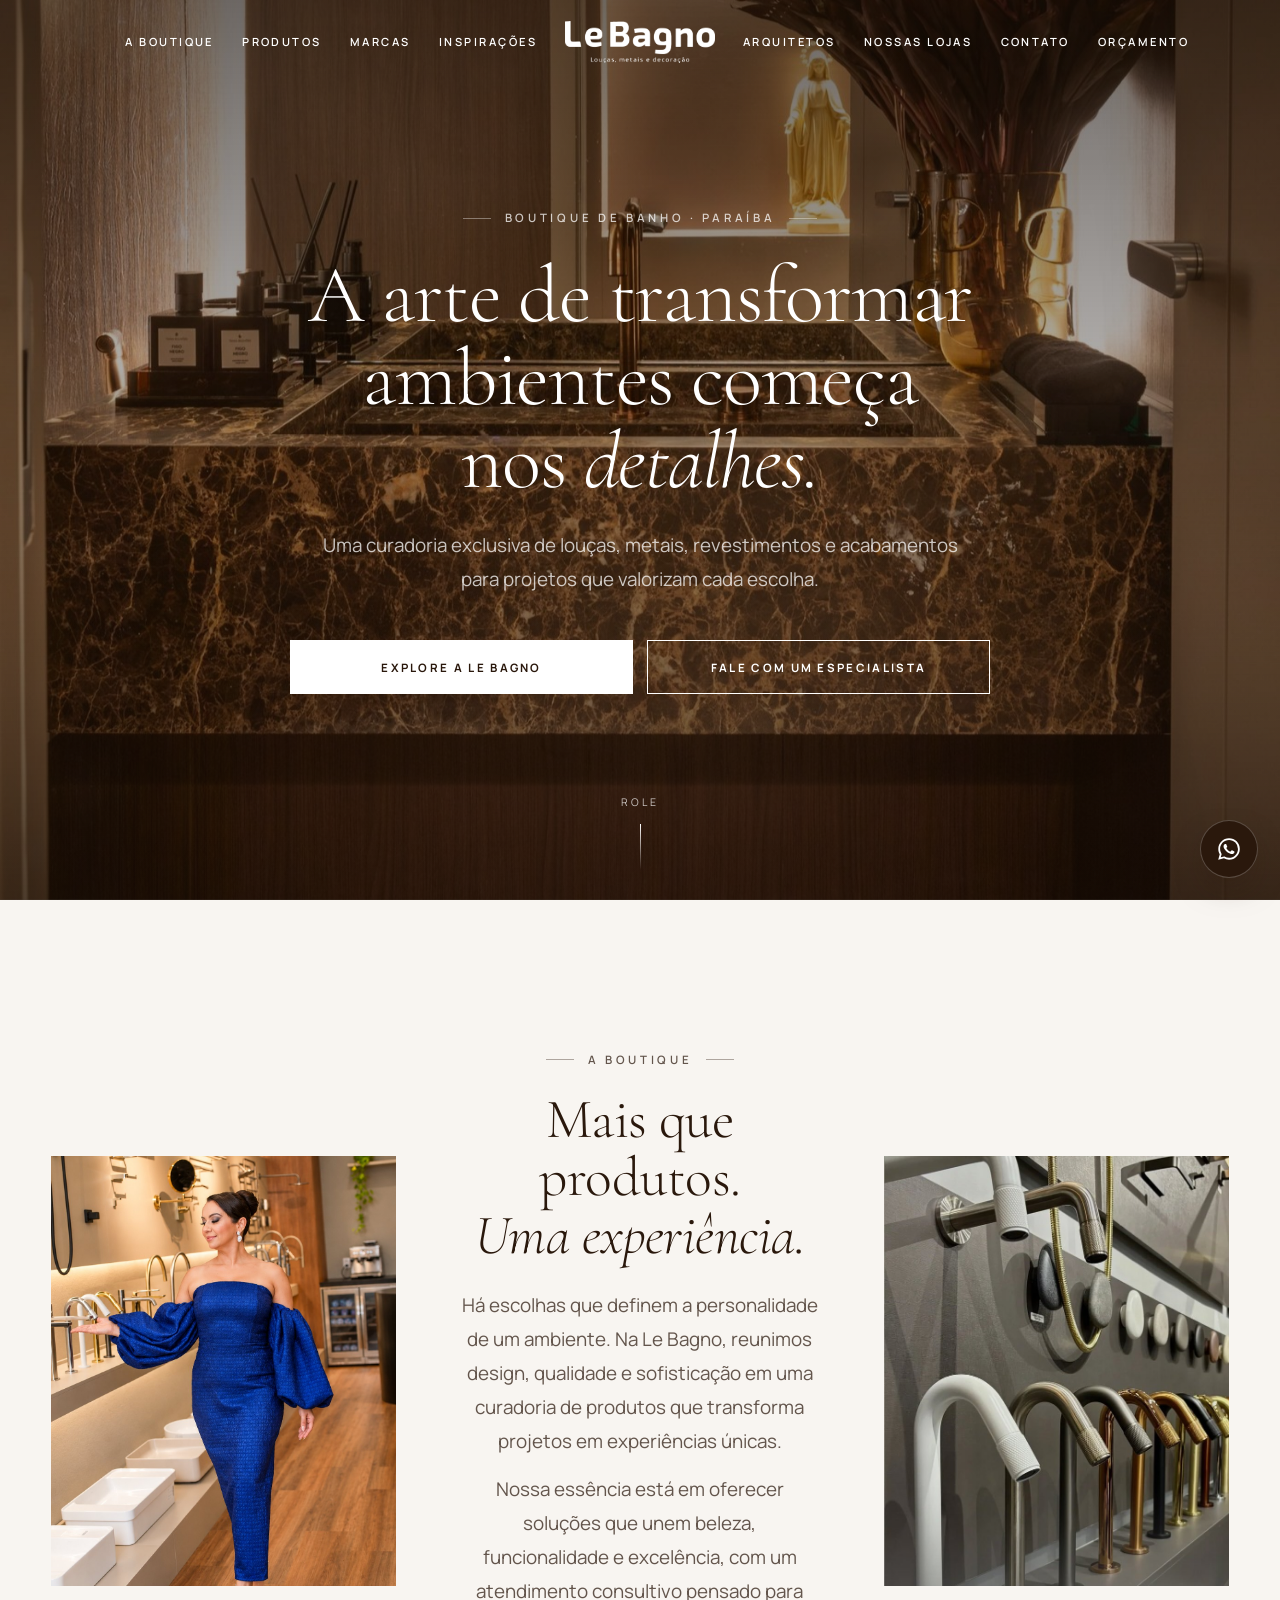
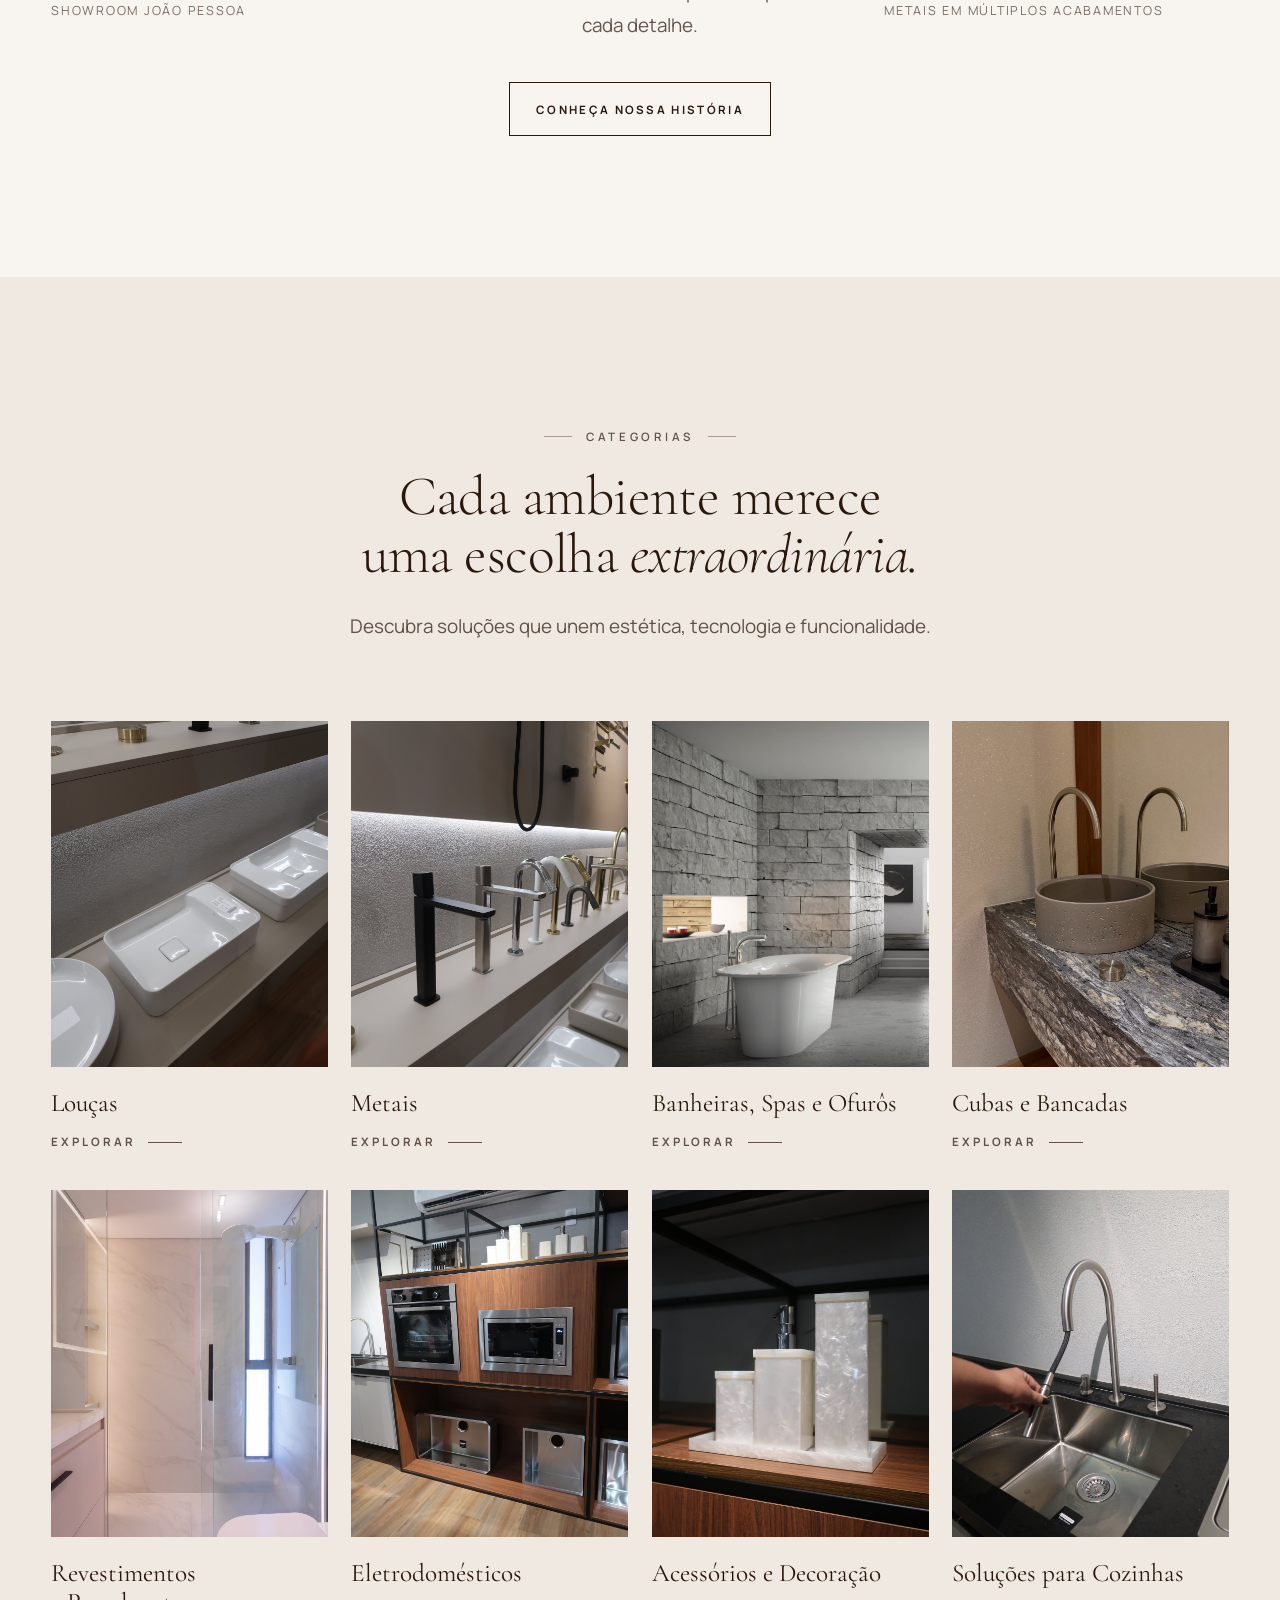
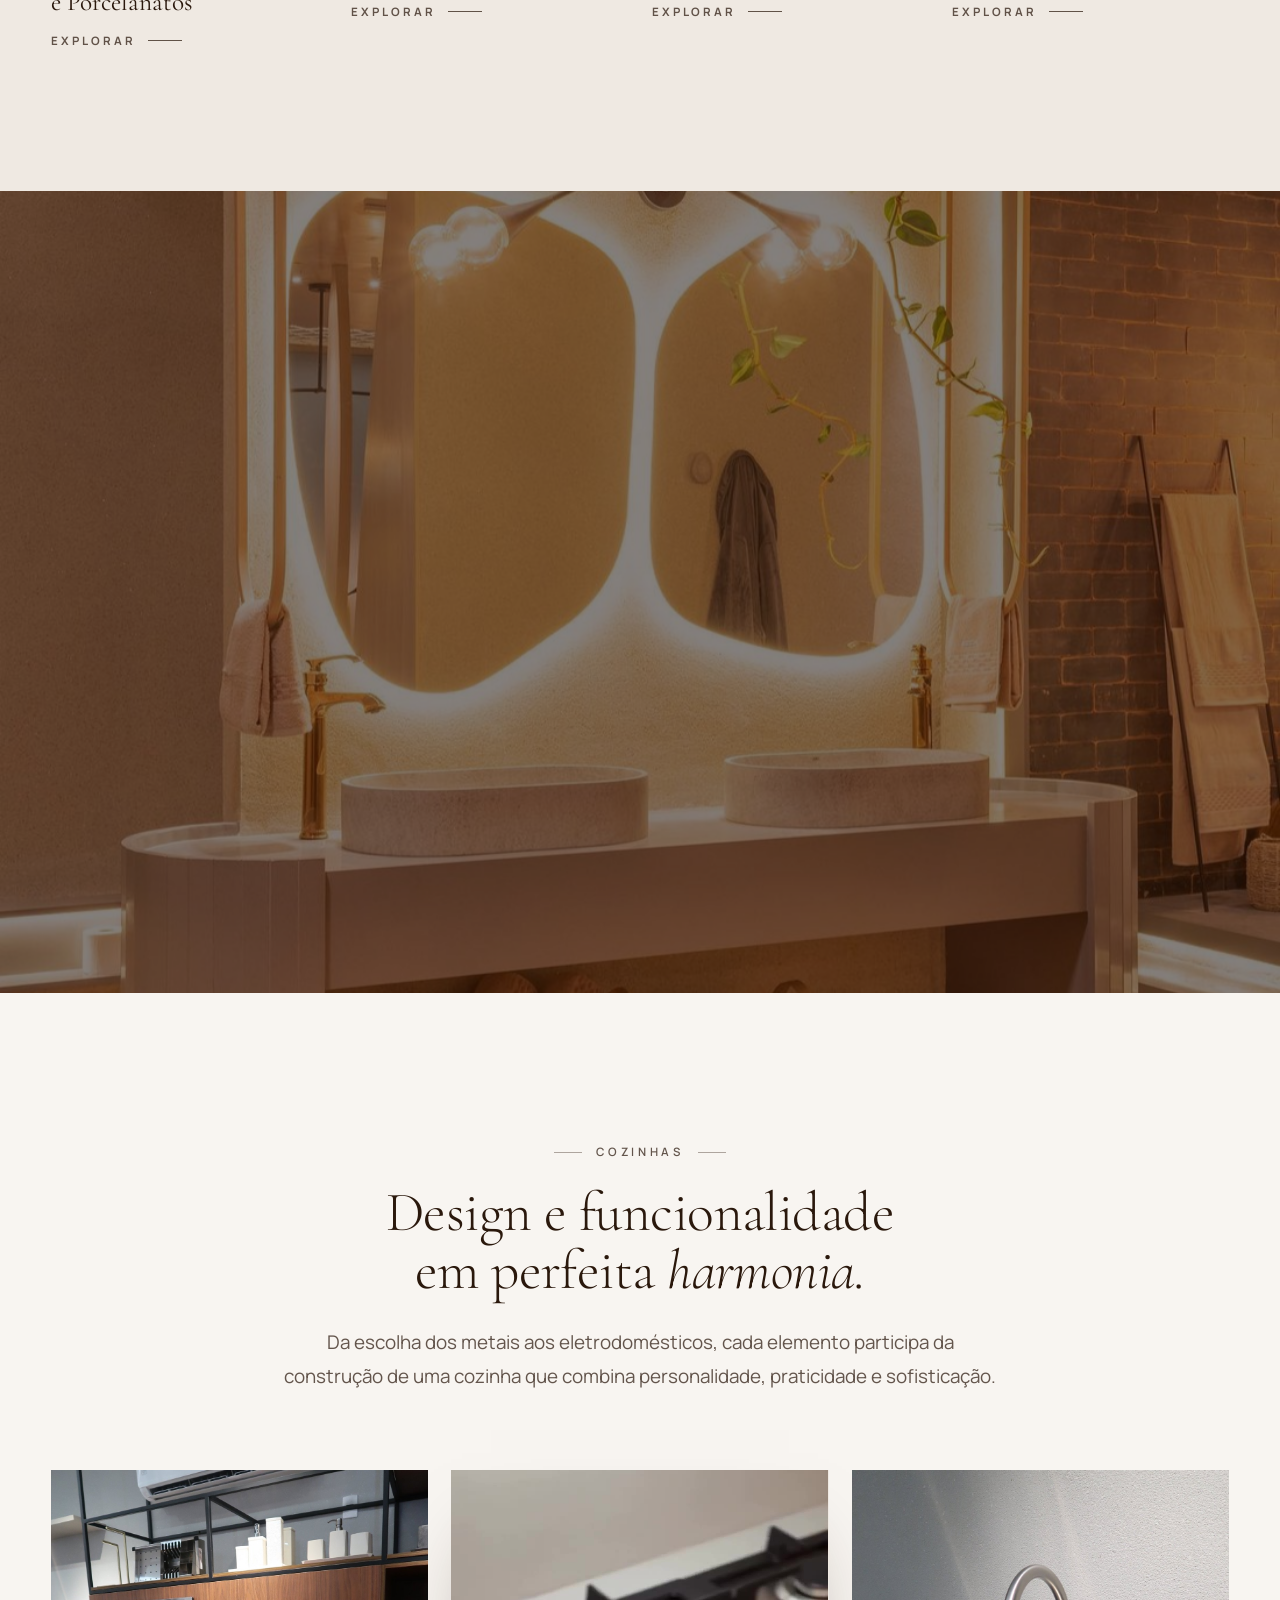
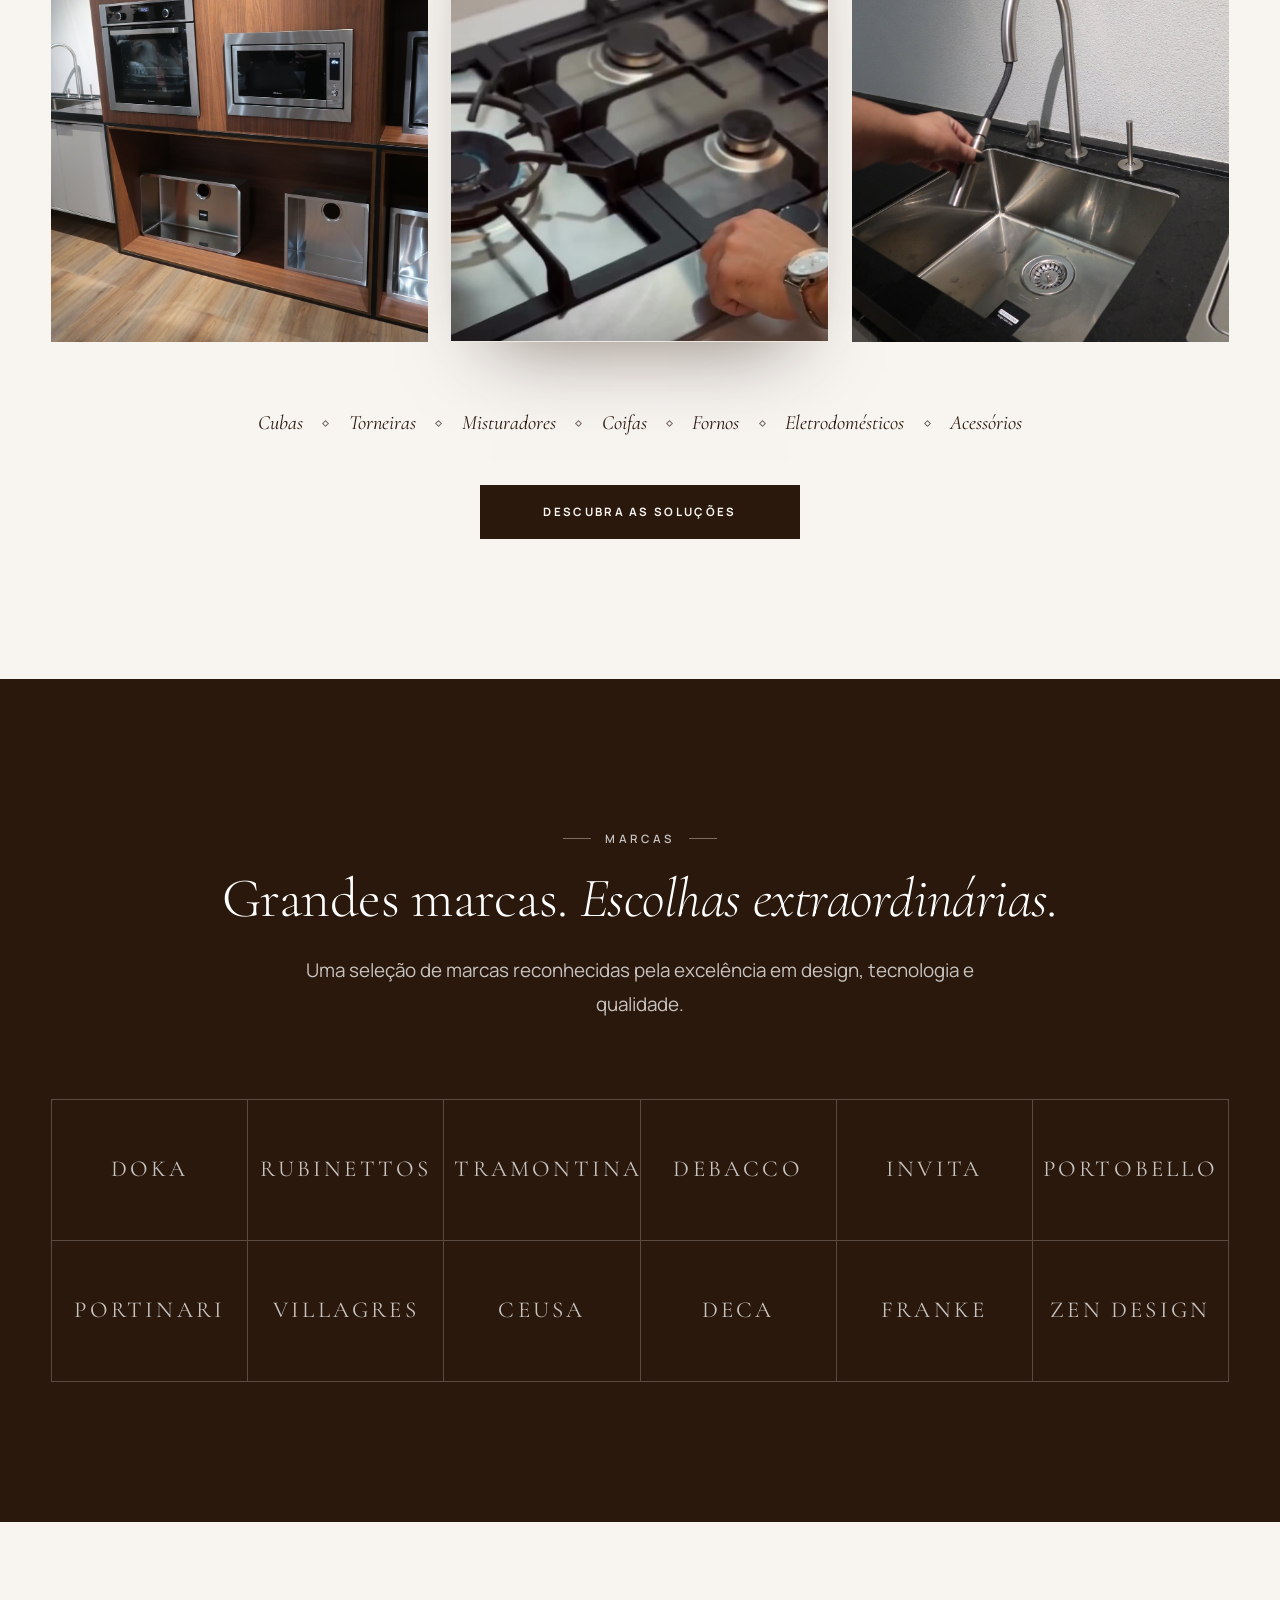
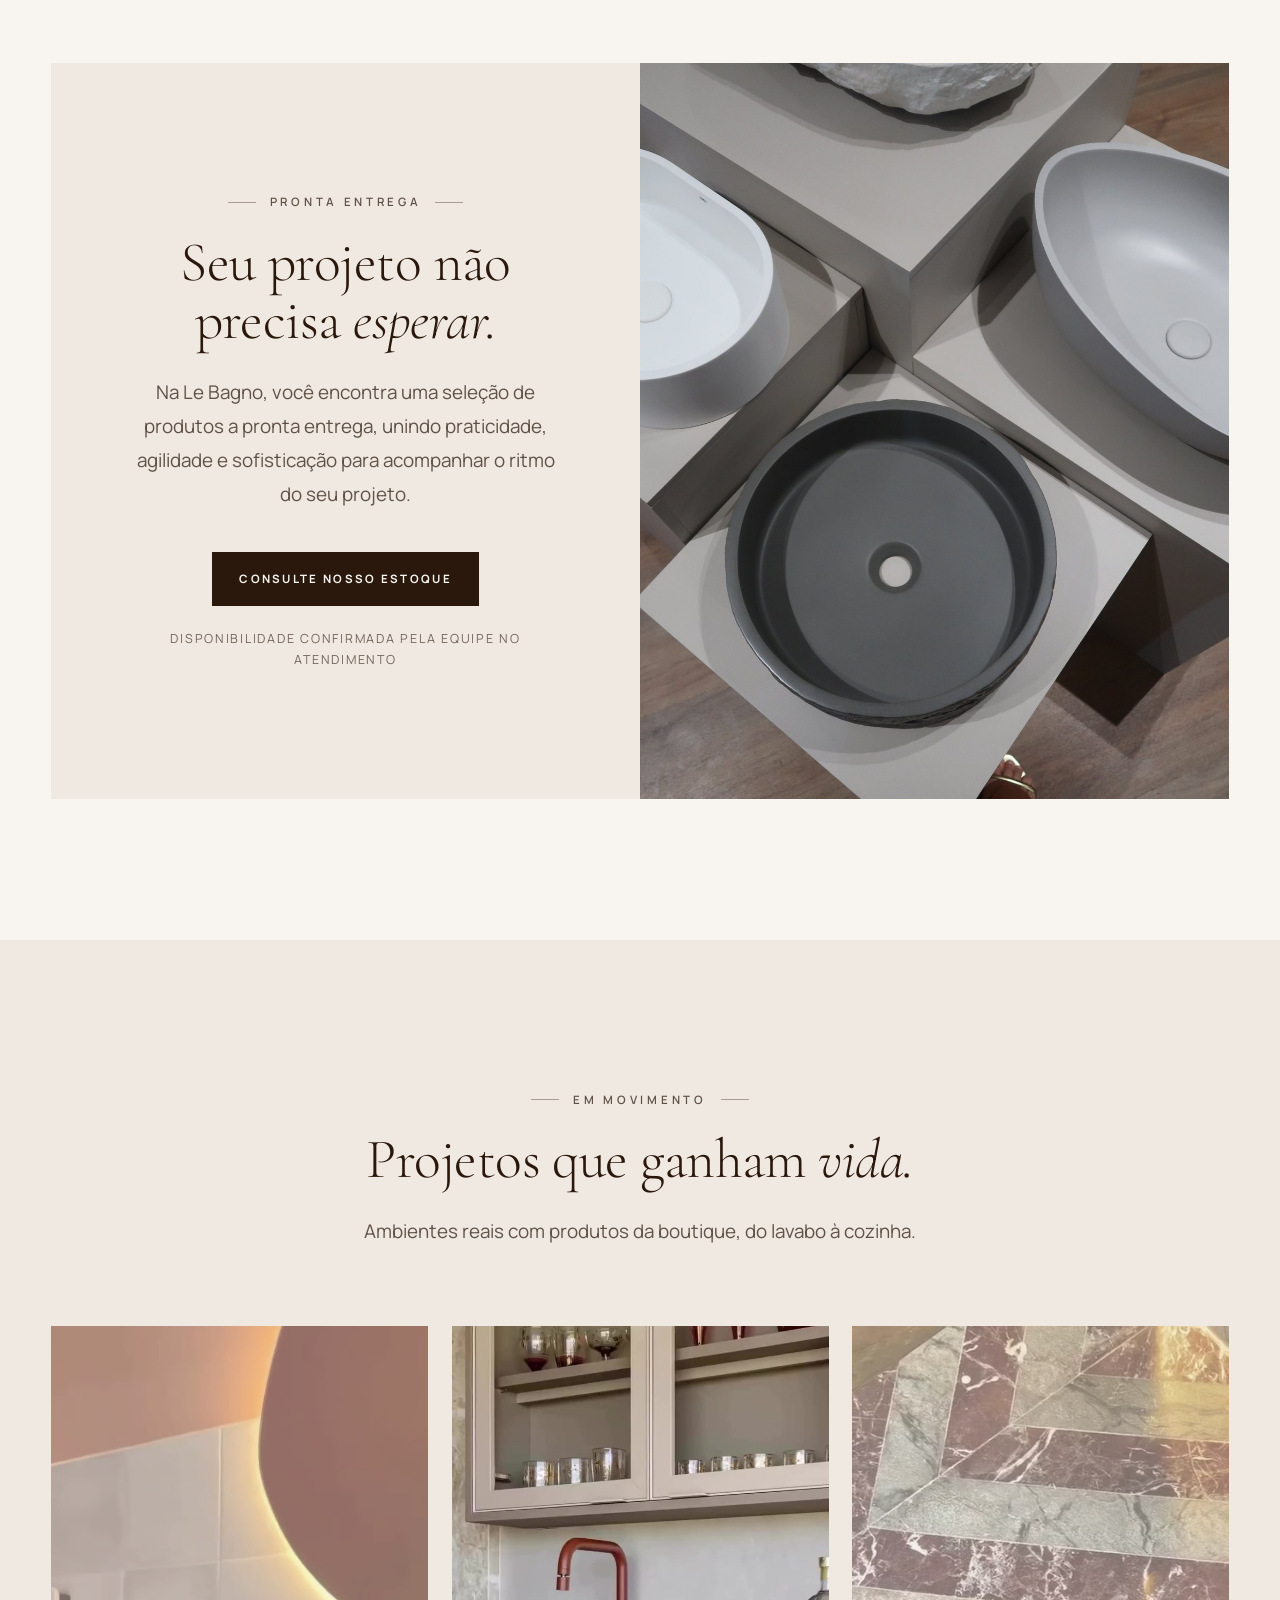
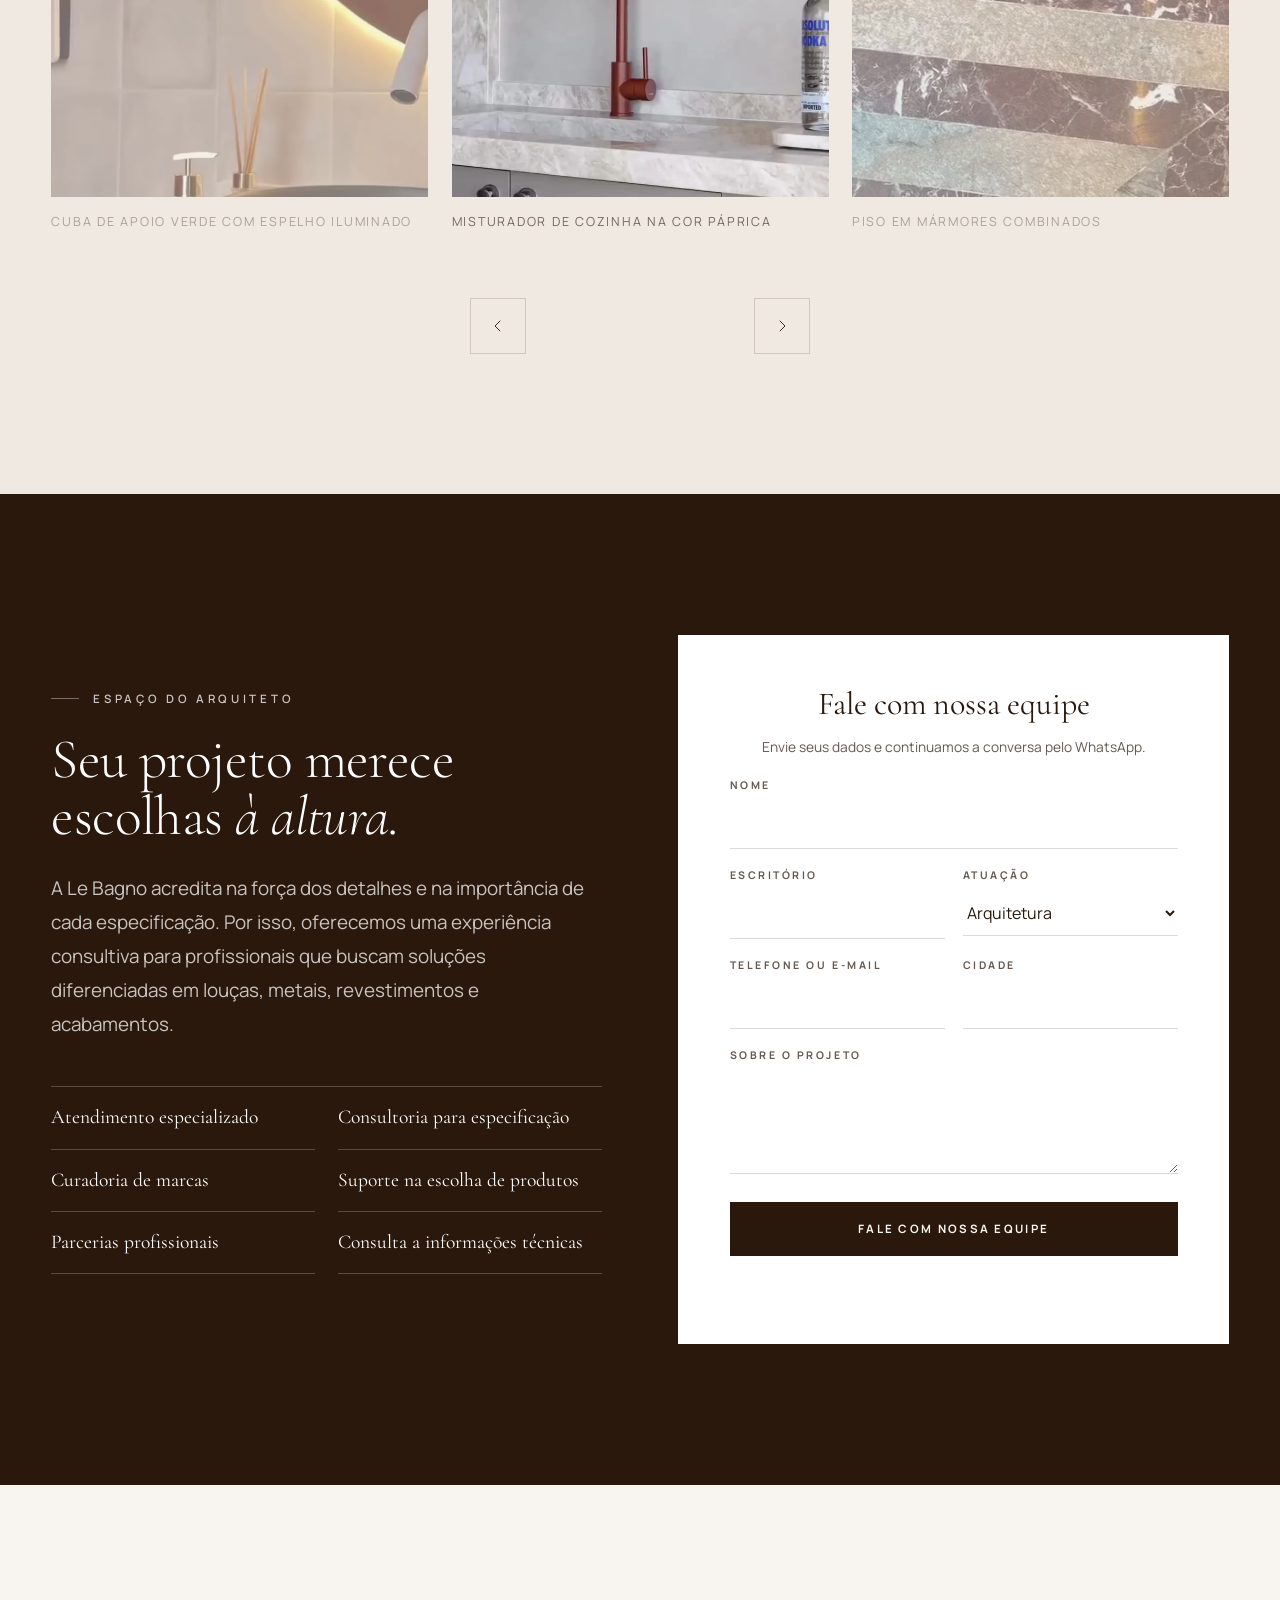
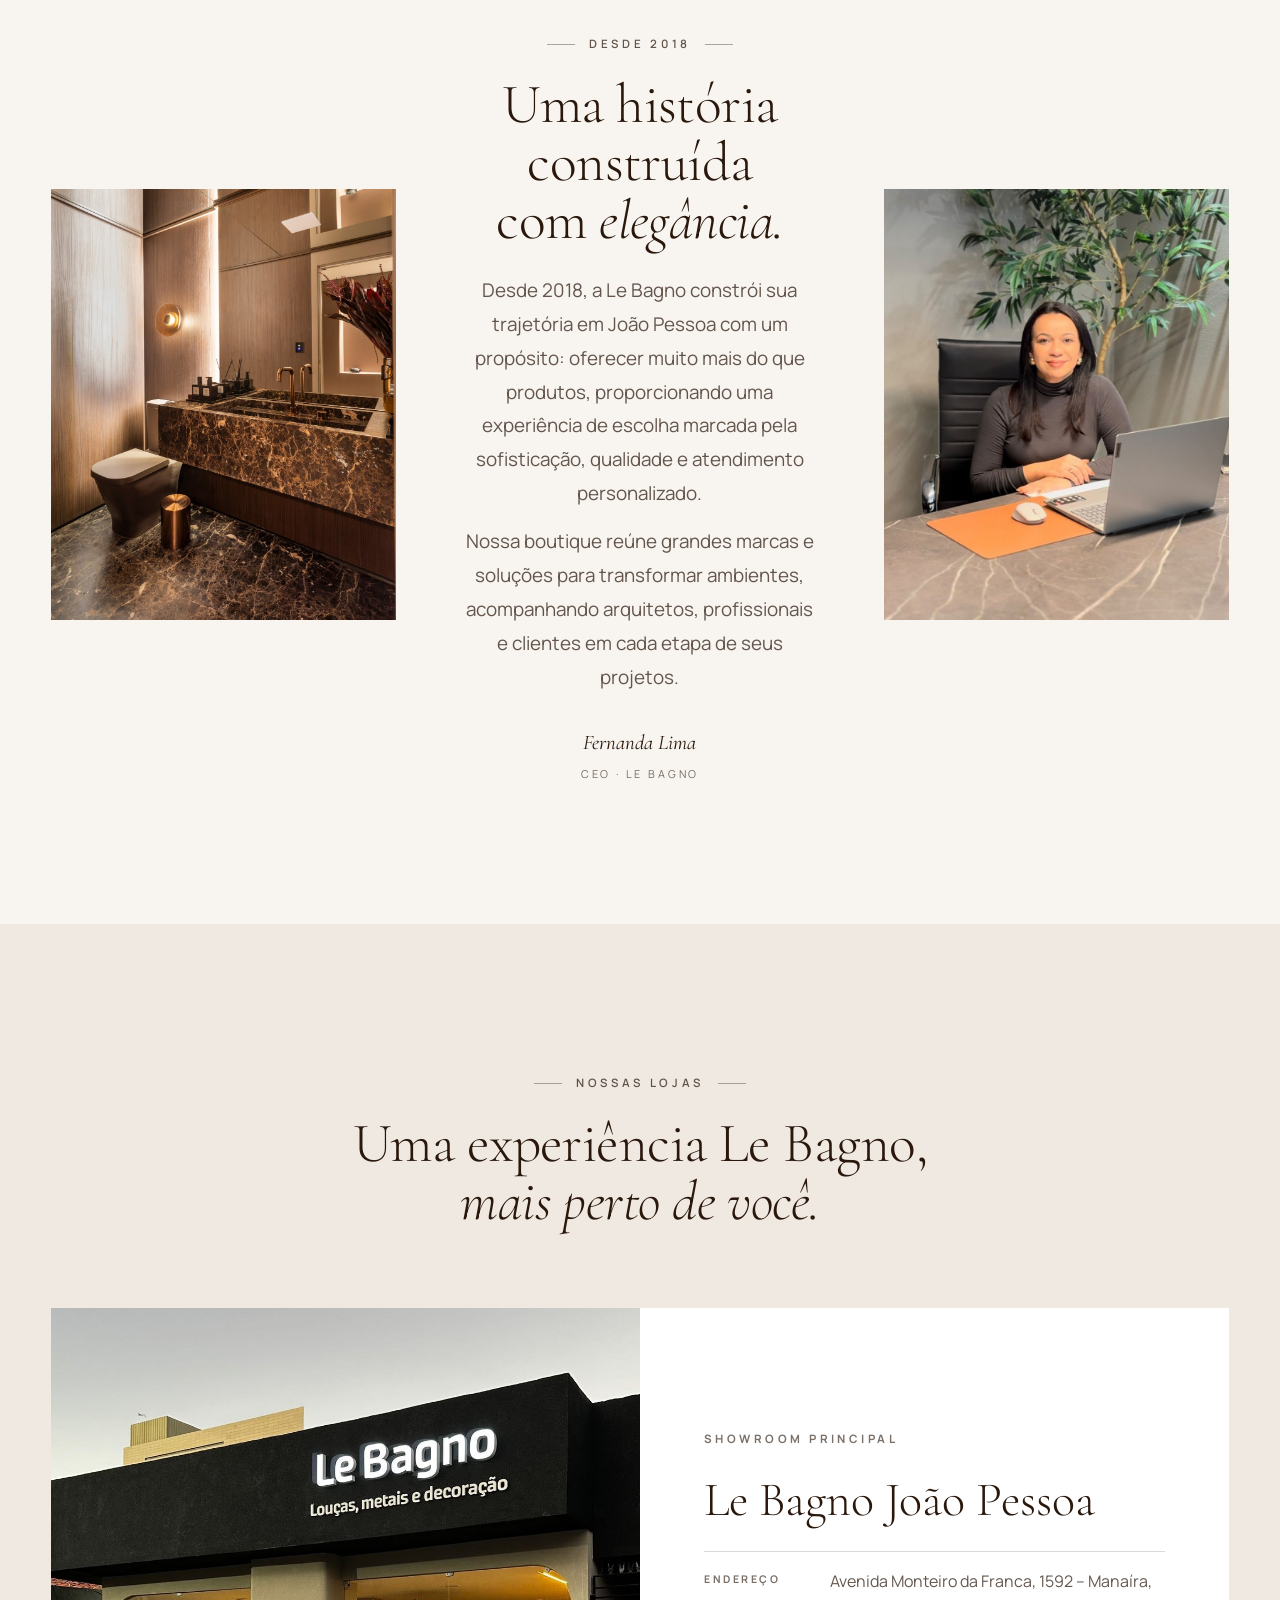
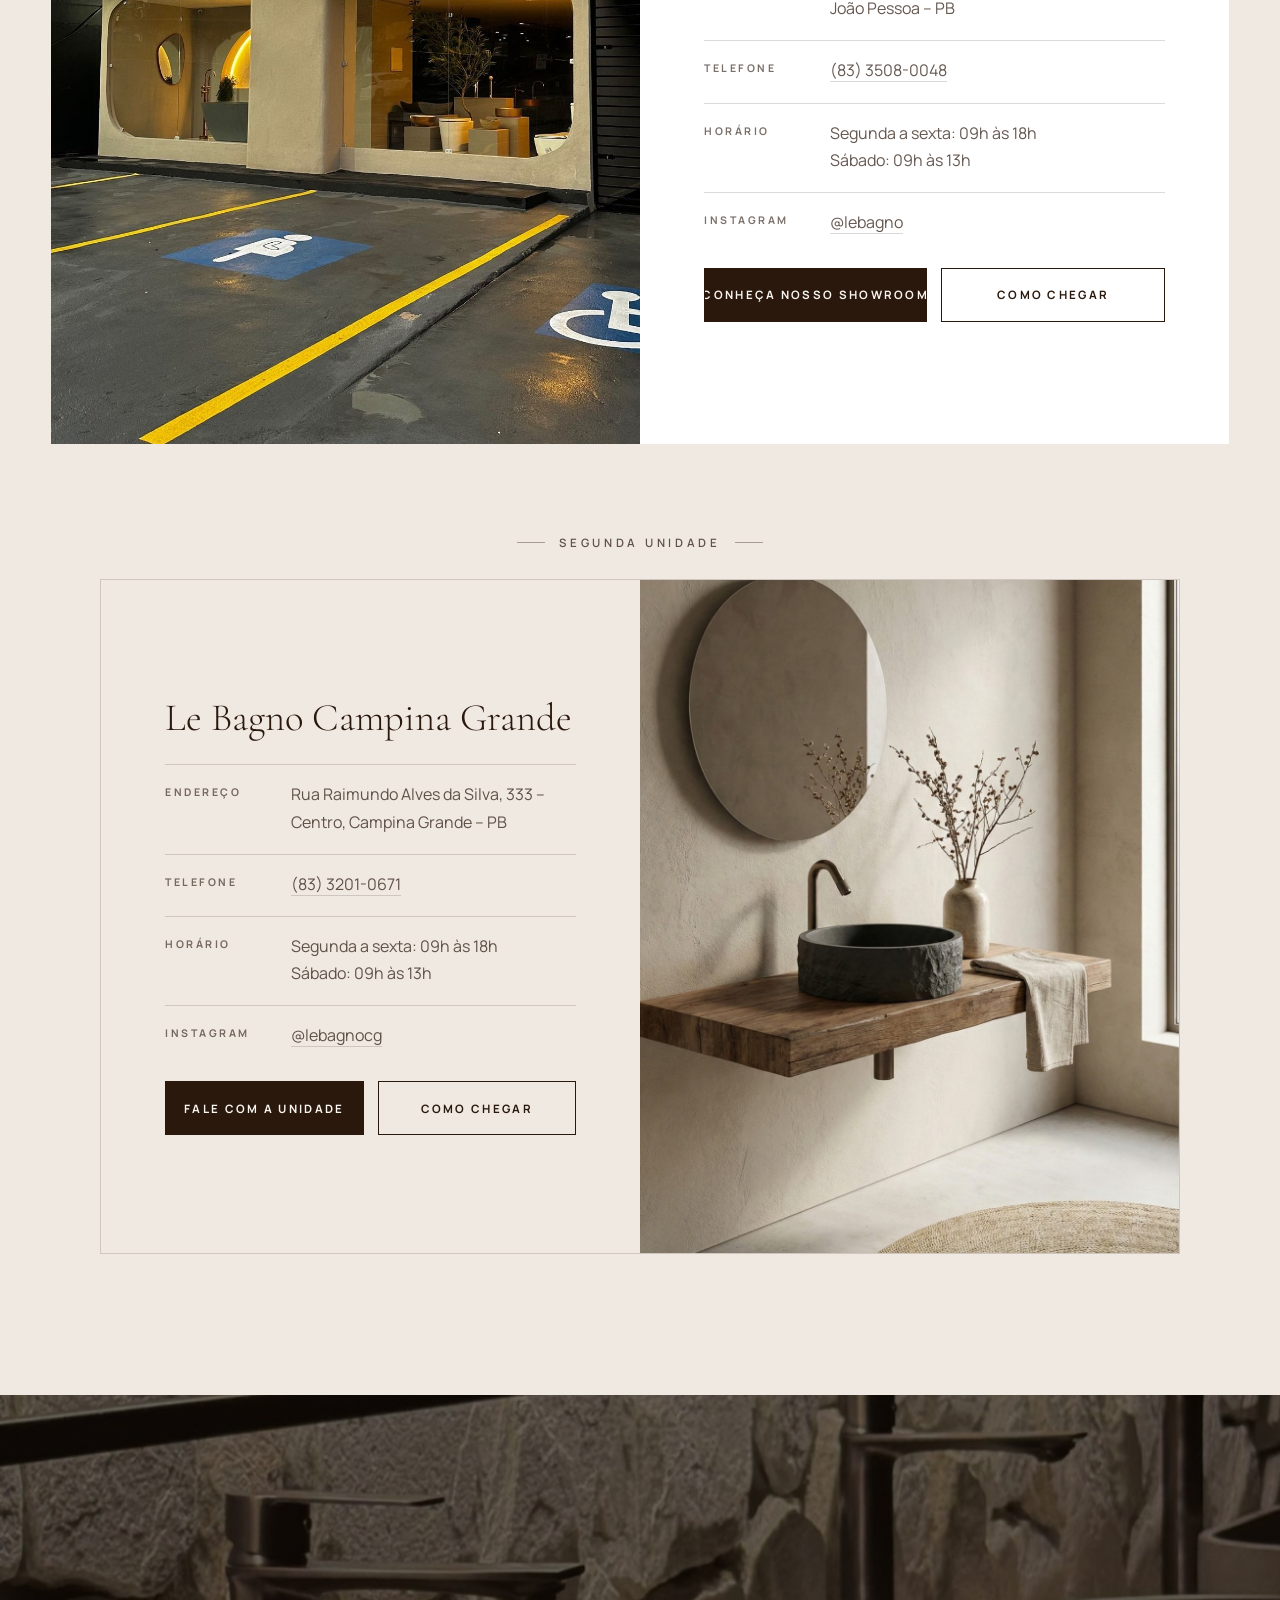
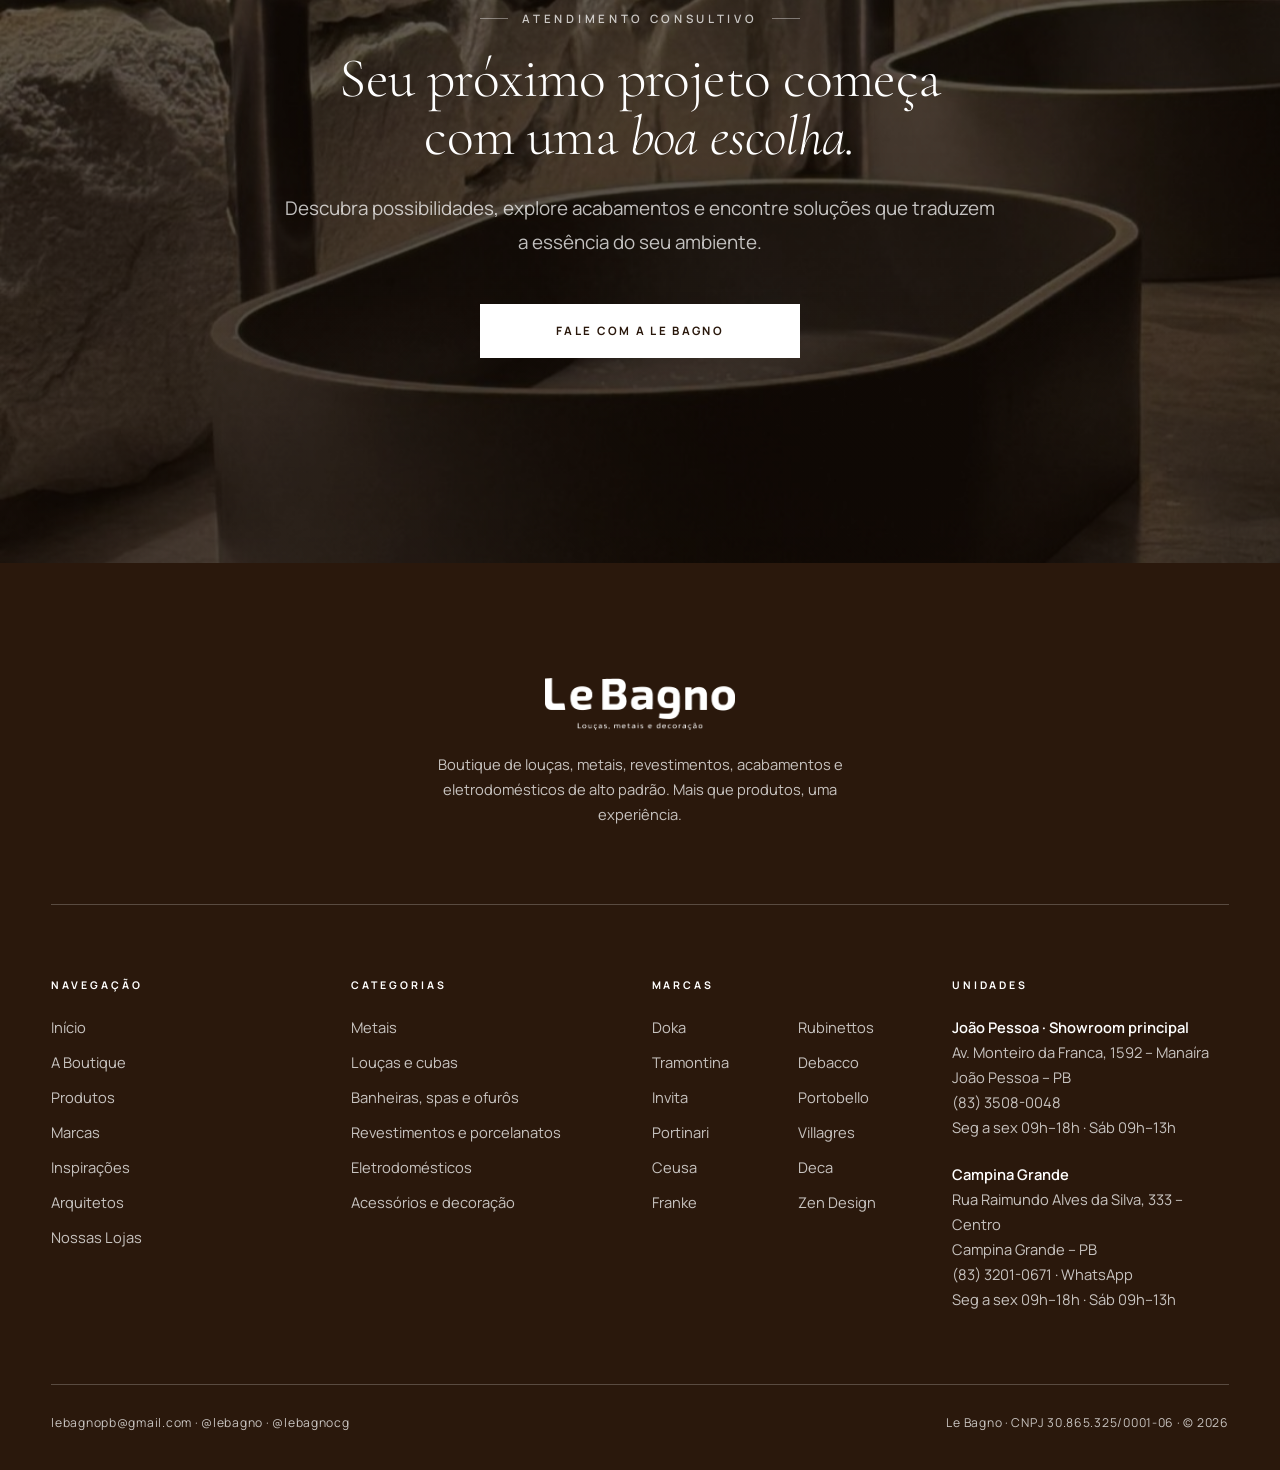
<file: index.html>
<!doctype html>
<html lang="pt-BR">
<head>
<meta charset="utf-8">
<meta name="viewport" content="width=device-width, initial-scale=1, viewport-fit=cover">
<title>Le Bagno</title>
<meta name="claude:viewport-fit-sides" content="cover">
<meta name="description" content="Le Bagno, a maior boutique de banho da Paraíba: louças, metais, revestimentos, acabamentos e eletrodomésticos de alto padrão em João Pessoa e Campina Grande.">
<meta name="theme-color" content="#2A180C">
<meta property="og:type" content="website"><meta property="og:locale" content="pt_BR">
<meta property="og:title" content="Le Bagno"><meta property="og:description" content="Le Bagno, a maior boutique de banho da Paraíba: louças, metais, revestimentos, acabamentos e eletrodomésticos de alto padrão em João Pessoa e Campina Grande.">
<meta property="og:image" content="assets/img/hero-lavabo.jpg">
<link rel="icon" href="assets/img/favicon.png">
<link rel="preconnect" href="https://fonts.googleapis.com"><link rel="preconnect" href="https://fonts.gstatic.com" crossorigin><link rel="stylesheet" href="https://fonts.googleapis.com/css2?family=Cormorant+Garamond:ital,wght@0,300;0,400;0,500;1,300;1,400&family=Manrope:wght@400;500;600;700&display=swap">
<link rel="stylesheet" href="css/style.css">
<script>(function(d){d.className+=' js';try{if(sessionStorage.getItem('lb-intro')==='1')d.className+=' no-intro'}catch(e){}})(document.documentElement)</script>
</head>
<body class="">
<header class="header"><div class="wrap header__in">
<nav class="nav nav--l" aria-label="Principal"><a href="#boutique">A Boutique</a><a href="catalogo.html">Produtos</a><a href="marcas.html">Marcas</a><a href="inspiracoes.html">Inspirações</a></nav>
<a class="brand" href="#inicio" aria-label="Le Bagno — início"><img class="on-dark" src="assets/img/logo-branco.png" alt="Le Bagno — Louças, metais e decoração" width="1667" height="456"><img class="on-light" src="assets/img/logo-marrom.png" alt="" width="1667" height="456"></a>
<nav class="nav nav--r" aria-label="Secundária"><a href="#arquitetos">Arquitetos</a><a href="#lojas">Nossas Lojas</a><a href="#contato">Contato</a><a href="https://wa.me/5583993818544?text=Ol%C3%A1%2C%20Le%20Bagno!%20Vim%20pelo%20site%20e%20gostaria%20de%20falar%20com%20um%20especialista." data-wa="geral">Orçamento</a></nav>
<button class="burger" type="button" aria-label="Abrir menu" aria-expanded="false" aria-controls="mnav"><span></span><span></span></button>
</div></header>
<nav class="mnav" id="mnav" aria-label="Menu"><a href="#inicio">Início</a><a href="#boutique">A Boutique</a><a href="catalogo.html">Produtos</a><a href="marcas.html">Marcas</a><a href="inspiracoes.html">Inspirações</a><a href="#arquitetos">Arquitetos</a><a href="#lojas">Nossas Lojas</a><a href="#contato">Contato</a><a class="btn btn--light btn--ghost" href="https://wa.me/5583993818544?text=Ol%C3%A1%2C%20Le%20Bagno!%20Vim%20pelo%20site%20e%20gostaria%20de%20falar%20com%20um%20especialista." data-wa="geral">Solicitar orçamento</a></nav>
<main id="conteudo">

<div class="intro" aria-hidden="true"><div><div class="intro__logo"><img src="assets/img/logo-marrom.png" alt="" width="1667" height="456"><span class="intro__beam"></span></div><div class="intro__line"></div></div></div>

<section class="hero" id="inicio" aria-label="Apresentação">
  <div class="hero__bg"><img src="assets/img/hero-lavabo.jpg" alt="Lavabo com bancada esculpida em mármore marrom, metais em cobre e painéis de madeira iluminados" width="1500" height="1875" fetchpriority="high"></div>
  <div class="wrap hero__c on-image">
    <span class="eyebrow rv-h">Boutique de banho · Paraíba</span>
    <h1 class="rv-h">A arte de transformar ambientes começa nos <em>detalhes.</em></h1>
    <p class="lead rv-h">Uma curadoria exclusiva de louças, metais, revestimentos e acabamentos para projetos que valorizam cada escolha.</p>
    <div class="btns rv-h"><a class="btn btn--light" href="#boutique">Explore a Le Bagno</a><a class="btn btn--light btn--ghost" href="https://wa.me/5583993818544?text=Ol%C3%A1%2C%20Le%20Bagno!%20Vim%20pelo%20site%20e%20gostaria%20de%20falar%20com%20um%20especialista." data-wa="geral">Fale com um especialista</a></div>
  </div>
  <div class="hero__foot"><span>Role</span><i></i></div>
</section>

<section class="sec" id="boutique">
  <div class="wrap tri tri--offset">
    <figure class="tri__media rv" style="margin:0"><div class="frame"><img src="assets/img/showroom-fernanda.jpg" alt="Fernanda Lima, CEO da Le Bagno, no showroom de metais em João Pessoa" width="1005" height="1256" loading="lazy"></div><figcaption class="caption">Showroom João Pessoa</figcaption></figure>
    <div class="tri__text rv rv-d1">
      <span class="eyebrow">A Boutique</span>
      <h2 class="h2">Mais que produtos. <em>Uma experiência.</em></h2>
      <p class="lead">Há escolhas que definem a personalidade de um ambiente. Na Le Bagno, reunimos design, qualidade e sofisticação em uma curadoria de produtos que transforma projetos em experiências únicas.</p>
      <p class="lead" style="margin-top:14px">Nossa essência está em oferecer soluções que unem beleza, funcionalidade e excelência, com um atendimento consultivo pensado para cada detalhe.</p>
      <a class="btn btn--ghost" href="#historia">Conheça nossa história</a>
    </div>
    <figure class="tri__media rv rv-d2" style="margin:0"><div class="frame"><img src="assets/img/showroom-metais.jpg" alt="Parede de metais em diferentes acabamentos no showroom" width="748" height="935" loading="lazy"></div><figcaption class="caption">Metais em múltiplos acabamentos</figcaption></figure>
  </div>
</section>

<section class="sec sec--alt" id="produtos">
  <div class="wrap">
    <div class="head rv"><span class="eyebrow">Categorias</span><h2 class="h2">Cada ambiente merece uma escolha <em>extraordinária.</em></h2><p class="lead">Descubra soluções que unem estética, tecnologia e funcionalidade.</p></div>
    <div class="cats"><a class="card rv" href="catalogo.html?cat=Cubas"><div class="frame"><img src="assets/img/loucas-vitrine.jpg" alt="Louças" width="1100" height="1375" loading="lazy"></div>
<h3 class="h3" style="margin-top:22px">Louças</h3><span class="link">Explorar</span></a><a class="card rv rv-d1" href="catalogo.html?cat=Torneiras%20e%20misturadores"><div class="frame"><img src="assets/img/torneiras-fila.jpg" alt="Metais" width="1100" height="1375" loading="lazy"></div>
<h3 class="h3" style="margin-top:22px">Metais</h3><span class="link">Explorar</span></a><a class="card rv rv-d2" href="catalogo.html?cat=Banheiras"><div class="frame"><img src="assets/img/banheira-pedra.jpg" alt="Banheiras, Spas e Ofurôs" width="1100" height="1375" loading="lazy"></div>
<h3 class="h3" style="margin-top:22px">Banheiras, Spas e Ofurôs</h3><span class="link">Explorar</span></a><a class="card rv rv-d3" href="catalogo.html?cat=Cubas"><div class="frame"><img src="assets/img/cuba-marmore.jpg" alt="Cubas e Bancadas" width="1100" height="1375" loading="lazy"></div>
<h3 class="h3" style="margin-top:22px">Cubas e Bancadas</h3><span class="link">Explorar</span></a><a class="card rv" href="catalogo.html?cat=Porcelanatos"><div class="frame"><img src="assets/img/box-marmore.jpg" alt="Revestimentos e Porcelanatos" width="1100" height="1375" loading="lazy"></div>
<h3 class="h3" style="margin-top:22px">Revestimentos e Porcelanatos</h3><span class="link">Explorar</span></a><a class="card rv rv-d1" href="catalogo.html?cat=Fornos"><div class="frame"><img src="assets/img/eletros-embutir.jpg" alt="Eletrodomésticos" width="1100" height="1375" loading="lazy"></div>
<h3 class="h3" style="margin-top:22px">Eletrodomésticos</h3><span class="link">Explorar</span></a><a class="card rv rv-d2" href="catalogo.html?cat=Acessórios%20de%20banheiro"><div class="frame"><img src="assets/img/acessorios-perola.jpg" alt="Acessórios e Decoração" width="1100" height="1375" loading="lazy"></div>
<h3 class="h3" style="margin-top:22px">Acessórios e Decoração</h3><span class="link">Explorar</span></a><a class="card rv rv-d3" href="catalogo.html?cat=Acessórios%20de%20cozinha"><div class="frame"><img src="assets/img/cozinha-cuba.jpg" alt="Soluções para Cozinhas" width="1100" height="1375" loading="lazy"></div>
<h3 class="h3" style="margin-top:22px">Soluções para Cozinhas</h3><span class="link">Explorar</span></a></div>
  </div>
</section>

<section class="band" id="banho">
  <div class="band__bg" data-parallax><img src="assets/img/espelhos-duplos.jpg" alt="" width="1100" height="1375" loading="lazy"></div>
  <div class="wrap"><div class="head rv on-image">
    <span class="eyebrow">A arte do banho</span>
    <h2 class="h2">Seu banho merece uma experiência <em>extraordinária.</em></h2>
    <p class="lead">Mais do que funcionalidade, o banheiro é um espaço de pausa, conforto e personalidade. Descubra uma seleção de louças, metais, banheiras e acabamentos que elevam cada detalhe.</p>
    <div class="btns btns--one"><a class="btn btn--light" href="inspiracoes.html">Explore o universo do banho</a></div>
  </div></div>
</section>

<section class="sec" id="cozinhas">
  <div class="wrap">
    <div class="head rv"><span class="eyebrow">Cozinhas</span><h2 class="h2">Design e funcionalidade em perfeita <em>harmonia.</em></h2><p class="lead">Da escolha dos metais aos eletrodomésticos, cada elemento participa da construção de uma cozinha que combina personalidade, praticidade e sofisticação.</p></div>
    <div class="trio">
      <div class="rv"><div class="frame"><img src="assets/img/eletros-embutir.jpg" alt="Forno e micro-ondas de embutir em marcenaria de madeira" width="1100" height="1375" loading="lazy"></div></div>
      <div class="frame--feature-wrap rv rv-d1"><div class="frame frame--feature"><video src="assets/video/cozinha-ambiente.mp4" poster="assets/img/poster-cozinha-ambiente.jpg" muted loop playsinline preload="metadata" aria-label="Cozinha planejada com cooktop, acessórios de cuba e eletrodomésticos"></video></div></div>
      <div class="rv rv-d2"><div class="frame"><img src="assets/img/cozinha-cuba.jpg" alt="Cuba de inox com misturador de bica móvel" width="1100" height="1375" loading="lazy"></div></div>
    </div>
    <ul class="chips rv"><li>Cubas</li><li>Torneiras</li><li>Misturadores</li><li>Coifas</li><li>Fornos</li><li>Eletrodomésticos</li><li>Acessórios</li></ul>
    <div class="btns btns--one rv"><a class="btn" href="https://wa.me/5583993818544?text=Ol%C3%A1%2C%20Le%20Bagno!%20Vim%20pelo%20site%20e%20gostaria%20de%20falar%20com%20um%20especialista." data-wa="cozinha">Descubra as soluções</a></div>
  </div>
</section>

<section class="sec sec--dark" id="marcas">
  <div class="wrap">
    <div class="head rv"><span class="eyebrow">Marcas</span><h2 class="h2">Grandes marcas. <em>Escolhas extraordinárias.</em></h2><p class="lead">Uma seleção de marcas reconhecidas pela excelência em design, tecnologia e qualidade.</p></div>
    <div class="brands rv"><a href="marcas.html#doka">Doka</a><a href="marcas.html#rubinettos">Rubinettos</a><a href="marcas.html#tramontina">Tramontina</a><a href="marcas.html#debacco">Debacco</a><a href="marcas.html#invita">Invita</a><a href="marcas.html#portobello">Portobello</a><a href="marcas.html#portinari">Portinari</a><a href="marcas.html#villagres">Villagres</a><a href="marcas.html#ceusa">Ceusa</a><a href="marcas.html#deca">Deca</a><a href="marcas.html#franke">Franke</a><a href="marcas.html#zen-design">Zen Design</a></div>
  </div>
</section>

<section class="sec" id="pronta-entrega">
  <div class="wrap split">
    <div class="split__text sec--alt rv">
      <span class="eyebrow">Pronta entrega</span>
      <h2 class="h2">Seu projeto não precisa <em>esperar.</em></h2>
      <p class="lead">Na Le Bagno, você encontra uma seleção de produtos a pronta entrega, unindo praticidade, agilidade e sofisticação para acompanhar o ritmo do seu projeto.</p>
      <a class="btn" href="https://wa.me/5583993818544?text=Ol%C3%A1%2C%20Le%20Bagno!%20Vim%20pelo%20site%20e%20gostaria%20de%20falar%20com%20um%20especialista." data-wa="estoque">Consulte nosso estoque</a>
      <p class="caption" style="margin-top:22px">Disponibilidade confirmada pela equipe no atendimento</p>
    </div>
    <div class="rv rv-d1"><div class="frame"><img src="assets/img/cubas-vitrine.jpg" alt="Cubas de apoio em diferentes formatos expostas na boutique" width="1100" height="1375" loading="lazy"></div></div>
  </div>
</section>

<section class="sec sec--alt" id="movimento" aria-label="Vídeos">
  <div class="wrap">
    <div class="head rv"><span class="eyebrow">Em movimento</span><h2 class="h2">Projetos que ganham <em>vida.</em></h2><p class="lead">Ambientes reais com produtos da boutique, do lavabo à cozinha.</p></div>
    <div class="carousel rv" aria-roledescription="carrossel" aria-label="Vídeos de projetos">
      <div class="track" tabindex="0"><div class="slide" role="group" aria-roledescription="slide" aria-label="1 de 5"><div class="frame"><video src="assets/video/banheiro-cubas.mp4" poster="assets/img/poster-banheiro-cubas.jpg" muted loop playsinline preload="metadata" aria-label="Banheiro com cubas de apoio e metais escovados"></video></div><p class="caption">Banheiro com cubas de apoio e metais escovados</p></div><div class="slide" role="group" aria-roledescription="slide" aria-label="2 de 5"><div class="frame"><video src="assets/video/banho-cuba-verde.mp4" poster="assets/img/poster-banho-cuba-verde.jpg" muted loop playsinline preload="metadata" aria-label="Cuba de apoio verde com espelho iluminado"></video></div><p class="caption">Cuba de apoio verde com espelho iluminado</p></div><div class="slide" role="group" aria-roledescription="slide" aria-label="3 de 5"><div class="frame"><video src="assets/video/metais-paprica.mp4" poster="assets/img/poster-metais-paprica.jpg" muted loop playsinline preload="metadata" aria-label="Misturador de cozinha na cor páprica"></video></div><p class="caption">Misturador de cozinha na cor páprica</p></div><div class="slide" role="group" aria-roledescription="slide" aria-label="4 de 5"><div class="frame"><video src="assets/video/piso-marmore.mp4" poster="assets/img/poster-piso-marmore.jpg" muted loop playsinline preload="metadata" aria-label="Piso em mármores combinados"></video></div><p class="caption">Piso em mármores combinados</p></div><div class="slide" role="group" aria-roledescription="slide" aria-label="5 de 5"><div class="frame"><video src="assets/video/cozinha-cuba.mp4" poster="assets/img/poster-cozinha-cuba.jpg" muted loop playsinline preload="metadata" aria-label="Cuba de cozinha com misturador de bica móvel"></video></div><p class="caption">Cuba de cozinha com misturador de bica móvel</p></div></div>
      <div class="ctrl"><button class="prev" type="button" aria-label="Vídeo anterior"><svg width="18" height="18" viewBox="0 0 24 24" fill="none" stroke="currentColor" stroke-width="1.2" aria-hidden="true"><path d="M15 5l-7 7 7 7"/></svg></button><div class="dots"></div><button class="next" type="button" aria-label="Próximo vídeo"><svg width="18" height="18" viewBox="0 0 24 24" fill="none" stroke="currentColor" stroke-width="1.2" aria-hidden="true"><path d="M9 5l7 7-7 7"/></svg></button></div>
    </div>
  </div>
</section>

<section class="sec sec--dark" id="arquitetos">
  <div class="wrap arch">
    <div class="arch__text rv">
      <span class="eyebrow">Espaço do arquiteto</span>
      <h2 class="h2">Seu projeto merece escolhas <em>à altura.</em></h2>
      <p class="lead">A Le Bagno acredita na força dos detalhes e na importância de cada especificação. Por isso, oferecemos uma experiência consultiva para profissionais que buscam soluções diferenciadas em louças, metais, revestimentos e acabamentos.</p>
      <ul class="feats"><li>Atendimento especializado</li><li>Consultoria para especificação</li><li>Curadoria de marcas</li><li>Suporte na escolha de produtos</li><li>Parcerias profissionais</li><li>Consulta a informações técnicas</li></ul>
    </div>
    <form class="form rv rv-d1" id="form-arquitetos" novalidate>
      <h3 class="h3">Fale com nossa equipe</h3>
      <p class="form__note">Envie seus dados e continuamos a conversa pelo WhatsApp.</p>
      <div class="field"><label for="arq-nome">Nome</label><input id="arq-nome" name="nome" autocomplete="name" required></div>
      <div class="row2"><div class="field"><label for="arq-escritorio">Escritório</label><input id="arq-escritorio" name="escritorio" autocomplete="organization"></div>
      <div class="field"><label for="arq-area">Atuação</label><select id="arq-area" name="area"><option>Arquitetura</option><option>Design de interiores</option><option>Engenharia / construção</option><option>Outro</option></select></div></div>
      <div class="row2"><div class="field"><label for="arq-contato">Telefone ou e-mail</label><input id="arq-contato" name="contato" autocomplete="tel" required></div>
      <div class="field"><label for="arq-cidade">Cidade</label><input id="arq-cidade" name="cidade" autocomplete="address-level2"></div></div>
      <div class="field"><label for="arq-msg">Sobre o projeto</label><textarea id="arq-msg" name="mensagem" rows="3"></textarea></div>
      <button class="btn" type="submit">Fale com nossa equipe</button>
      <p class="form__msg" role="status" aria-live="polite"></p>
    </form>
  </div>
</section>

<section class="sec" id="historia">
  <div class="wrap tri">
    <div class="tri__media rv"><div class="frame"><img src="assets/img/lavabo-emperador.jpg" alt="Lavabo com bancada em mármore marrom e metais em cobre" width="1100" height="1375" loading="lazy"></div></div>
    <div class="tri__text rv rv-d1">
      <span class="eyebrow">Desde 2018</span>
      <h2 class="h2">Uma história construída com <em>elegância.</em></h2>
      <p class="lead">Desde 2018, a Le Bagno constrói sua trajetória em João Pessoa com um propósito: oferecer muito mais do que produtos, proporcionando uma experiência de escolha marcada pela sofisticação, qualidade e atendimento personalizado.</p>
      <p class="lead" style="margin-top:14px">Nossa boutique reúne grandes marcas e soluções para transformar ambientes, acompanhando arquitetos, profissionais e clientes em cada etapa de seus projetos.</p>
      <p class="signature">Fernanda Lima<small>CEO · Le Bagno</small></p>
    </div>
    <div class="tri__media rv rv-d2"><div class="frame"><img src="assets/img/fernanda-lima.jpg" alt="Fernanda Lima, CEO da Le Bagno, em seu escritório" width="888" height="1110" loading="lazy"></div></div>
  </div>
</section>

<section class="sec sec--alt" id="lojas">
  <div class="wrap">
    <div class="head rv"><span class="eyebrow">Nossas lojas</span><h2 class="h2">Uma experiência Le&nbsp;Bagno, <em>mais perto de você.</em></h2></div>
    <article class="store store--main rv">
      <div class="frame"><img src="assets/img/fachada-jp.jpg" alt="Fachada da Le Bagno em Manaíra, João Pessoa, com vitrines iluminadas" width="1100" height="1375" loading="lazy"></div>
      <div class="store__info">
        <span class="store__tag">Showroom principal</span>
        <h3>Le Bagno João Pessoa</h3>
        <dl class="dl">
          <div><dt>Endereço</dt><dd>Avenida Monteiro da Franca, 1592 – Manaíra, João Pessoa – PB</dd></div>
          <div><dt>Telefone</dt><dd><a href="tel:+558335080048">(83) 3508-0048</a></dd></div>
          <div><dt>Horário</dt><dd>Segunda a sexta: 09h às 18h<br>Sábado: 09h às 13h</dd></div>
          <div><dt>Instagram</dt><dd><a href="https://www.instagram.com/lebagno/" target="_blank" rel="noopener">@lebagno</a></dd></div>
        </dl>
        <div class="btns"><a class="btn" href="https://www.instagram.com/lebagno/" target="_blank" rel="noopener">Conheça nosso showroom</a><a class="btn btn--ghost" href="https://www.google.com/maps/search/?api=1&query=Avenida%20Monteiro%20da%20Franca%2C%201592%20%E2%80%93%20Mana%C3%ADra%2C%20Jo%C3%A3o%20Pessoa%20%E2%80%93%20PB" data-maps="jp">Como chegar</a></div>
      </div>
    </article>
    <div class="stores-label"><span class="eyebrow">Segunda unidade</span></div>
    <article class="store store--second rv">
      <div class="store__info">
        <h3>Le Bagno Campina Grande</h3>
        <dl class="dl">
          <div><dt>Endereço</dt><dd>Rua Raimundo Alves da Silva, 333 – Centro, Campina Grande – PB</dd></div>
          <div><dt>Telefone</dt><dd><a href="tel:+558332010671">(83) 3201-0671</a></dd></div>
          <div><dt>Horário</dt><dd>Segunda a sexta: 09h às 18h<br>Sábado: 09h às 13h</dd></div>
          <div><dt>Instagram</dt><dd><a href="https://www.instagram.com/lebagnocg/" target="_blank" rel="noopener">@lebagnocg</a></dd></div>
        </dl>
        <div class="btns"><a class="btn" href="https://wa.me/5583993818544" data-wa="cg" data-wa-cg>Fale com a unidade</a><a class="btn btn--ghost" href="https://www.google.com/maps/search/?api=1&amp;query=Rua%20Raimundo%20Alves%20da%20Silva%2C%20333%20%E2%80%93%20Centro%2C%20Campina%20Grande%20%E2%80%93%20PB" data-maps="cg">Como chegar</a></div>
      </div>
      <div class="frame"><img src="assets/img/cuba-pedra-bruta.jpg" alt="Cuba esculpida em pedra sobre bancada de madeira maciça" width="1100" height="1375" loading="lazy"></div>
    </article>
  </div>
</section>

<section class="band band--cta" id="contato">
  <div class="band__bg" data-parallax><img src="assets/img/cubas-escuras.jpg" alt="" width="1100" height="1375" loading="lazy"></div>
  <div class="wrap"><div class="head rv on-image">
    <span class="eyebrow">Atendimento consultivo</span>
    <h2 class="h2">Seu próximo projeto começa com uma <em>boa escolha.</em></h2>
    <p class="lead">Descubra possibilidades, explore acabamentos e encontre soluções que traduzem a essência do seu ambiente.</p>
    <div class="btns btns--one"><a class="btn btn--light" href="https://wa.me/5583993818544?text=Ol%C3%A1%2C%20Le%20Bagno!%20Vim%20pelo%20site%20e%20gostaria%20de%20falar%20com%20um%20especialista." data-wa="geral">Fale com a Le Bagno</a></div>
  </div></div>
</section>

</main>
<footer class="footer" id="rodape"><div class="wrap">
<div class="footer__top"><img src="assets/img/logo-branco.png" alt="Le Bagno — Louças, metais e decoração" width="1667" height="456" loading="lazy">
<p>Boutique de louças, metais, revestimentos, acabamentos e eletrodomésticos de alto padrão. Mais que produtos, uma experiência.</p></div>
<div class="fcols">
<div><h4>Navegação</h4><ul><li><a href="#inicio">Início</a></li><li><a href="#boutique">A Boutique</a></li><li><a href="catalogo.html">Produtos</a></li><li><a href="marcas.html">Marcas</a></li><li><a href="inspiracoes.html">Inspirações</a></li><li><a href="#arquitetos">Arquitetos</a></li><li><a href="#lojas">Nossas Lojas</a></li></ul></div>
<div><h4>Categorias</h4><ul><li><a href="catalogo.html?cat=Torneiras%20e%20misturadores">Metais</a></li><li><a href="catalogo.html?cat=Cubas">Louças e cubas</a></li><li><a href="catalogo.html?cat=Banheiras">Banheiras, spas e ofurôs</a></li><li><a href="catalogo.html?cat=Porcelanatos">Revestimentos e porcelanatos</a></li><li><a href="catalogo.html?cat=Fornos">Eletrodomésticos</a></li><li><a href="catalogo.html?cat=Acess%C3%B3rios%20de%20banheiro">Acessórios e decoração</a></li></ul></div>
<div><h4>Marcas</h4><ul style="grid-template-columns:1fr 1fr;column-gap:16px"><li><a href="marcas.html#doka">Doka</a></li><li><a href="marcas.html#rubinettos">Rubinettos</a></li><li><a href="marcas.html#tramontina">Tramontina</a></li><li><a href="marcas.html#debacco">Debacco</a></li><li><a href="marcas.html#invita">Invita</a></li><li><a href="marcas.html#portobello">Portobello</a></li><li><a href="marcas.html#portinari">Portinari</a></li><li><a href="marcas.html#villagres">Villagres</a></li><li><a href="marcas.html#ceusa">Ceusa</a></li><li><a href="marcas.html#deca">Deca</a></li><li><a href="marcas.html#franke">Franke</a></li><li><a href="marcas.html#zen-design">Zen Design</a></li></ul></div>
<div><h4>Unidades</h4>
<address><strong>João Pessoa · Showroom principal</strong><br>Av. Monteiro da Franca, 1592 – Manaíra<br>João Pessoa – PB<br><a href="tel:+558335080048">(83) 3508-0048</a><br>Seg a sex 09h–18h · Sáb 09h–13h</address>
<address><strong>Campina Grande</strong><br>Rua Raimundo Alves da Silva, 333 – Centro<br>Campina Grande – PB<br><a href="tel:+558332010671">(83) 3201-0671</a> · <a href="https://wa.me/5583993818544" data-wa="cg" data-wa-cg>WhatsApp</a><br>Seg a sex 09h–18h · Sáb 09h–13h</address></div>
</div>
<div class="footer__bot"><span><a href="mailto:lebagnopb@gmail.com">lebagnopb@gmail.com</a> · <a href="https://www.instagram.com/lebagno/" target="_blank" rel="noopener">@lebagno</a> · <a href="https://www.instagram.com/lebagnocg/" target="_blank" rel="noopener">@lebagnocg</a></span><span>Le Bagno · CNPJ 30.865.325/0001-06 · © <span data-year>2026</span></span></div>
</div></footer>
<a class="wa" href="https://wa.me/5583993818544?text=Ol%C3%A1%2C%20Le%20Bagno!%20Vim%20pelo%20site%20e%20gostaria%20de%20falar%20com%20um%20especialista." data-wa="geral" aria-label="Falar com a Le Bagno no WhatsApp" target="_blank" rel="noopener"><svg viewBox="0 0 24 24" fill="currentColor" aria-hidden="true"><path d="M12.04 2C6.58 2 2.13 6.45 2.13 11.91c0 1.75.46 3.45 1.32 4.95L2.05 22l5.25-1.38a9.9 9.9 0 0 0 4.74 1.21h.01c5.46 0 9.91-4.45 9.91-9.91 0-2.65-1.03-5.14-2.9-7.01A9.82 9.82 0 0 0 12.04 2Zm0 18.15h-.01a8.23 8.23 0 0 1-4.2-1.15l-.3-.18-3.12.82.83-3.04-.2-.31a8.2 8.2 0 0 1-1.26-4.38c0-4.54 3.7-8.23 8.25-8.23 2.2 0 4.27.86 5.83 2.42a8.18 8.18 0 0 1 2.41 5.83c0 4.54-3.7 8.22-8.23 8.22Zm4.51-6.16c-.25-.12-1.47-.72-1.69-.81-.23-.08-.39-.12-.56.13-.16.24-.64.8-.78.97-.15.16-.29.18-.54.06-.25-.12-1.05-.39-1.99-1.23-.74-.66-1.23-1.47-1.38-1.72-.14-.25-.02-.38.11-.5.11-.11.25-.29.37-.43.13-.15.17-.25.25-.42.08-.16.04-.31-.02-.43-.06-.12-.56-1.34-.76-1.84-.2-.48-.41-.42-.56-.43h-.48a.92.92 0 0 0-.66.31c-.23.25-.87.85-.87 2.07 0 1.22.89 2.4 1.01 2.56.12.17 1.75 2.67 4.24 3.74.59.26 1.05.41 1.41.52.59.19 1.13.16 1.56.1.48-.07 1.47-.6 1.67-1.18.21-.58.21-1.08.15-1.18-.06-.11-.22-.17-.47-.29Z"/></svg></a>
<script src="js/config.js"></script>
<script src="js/produtos.js"></script>
<script src="js/main.js"></script>
</body>
</html>
</file>
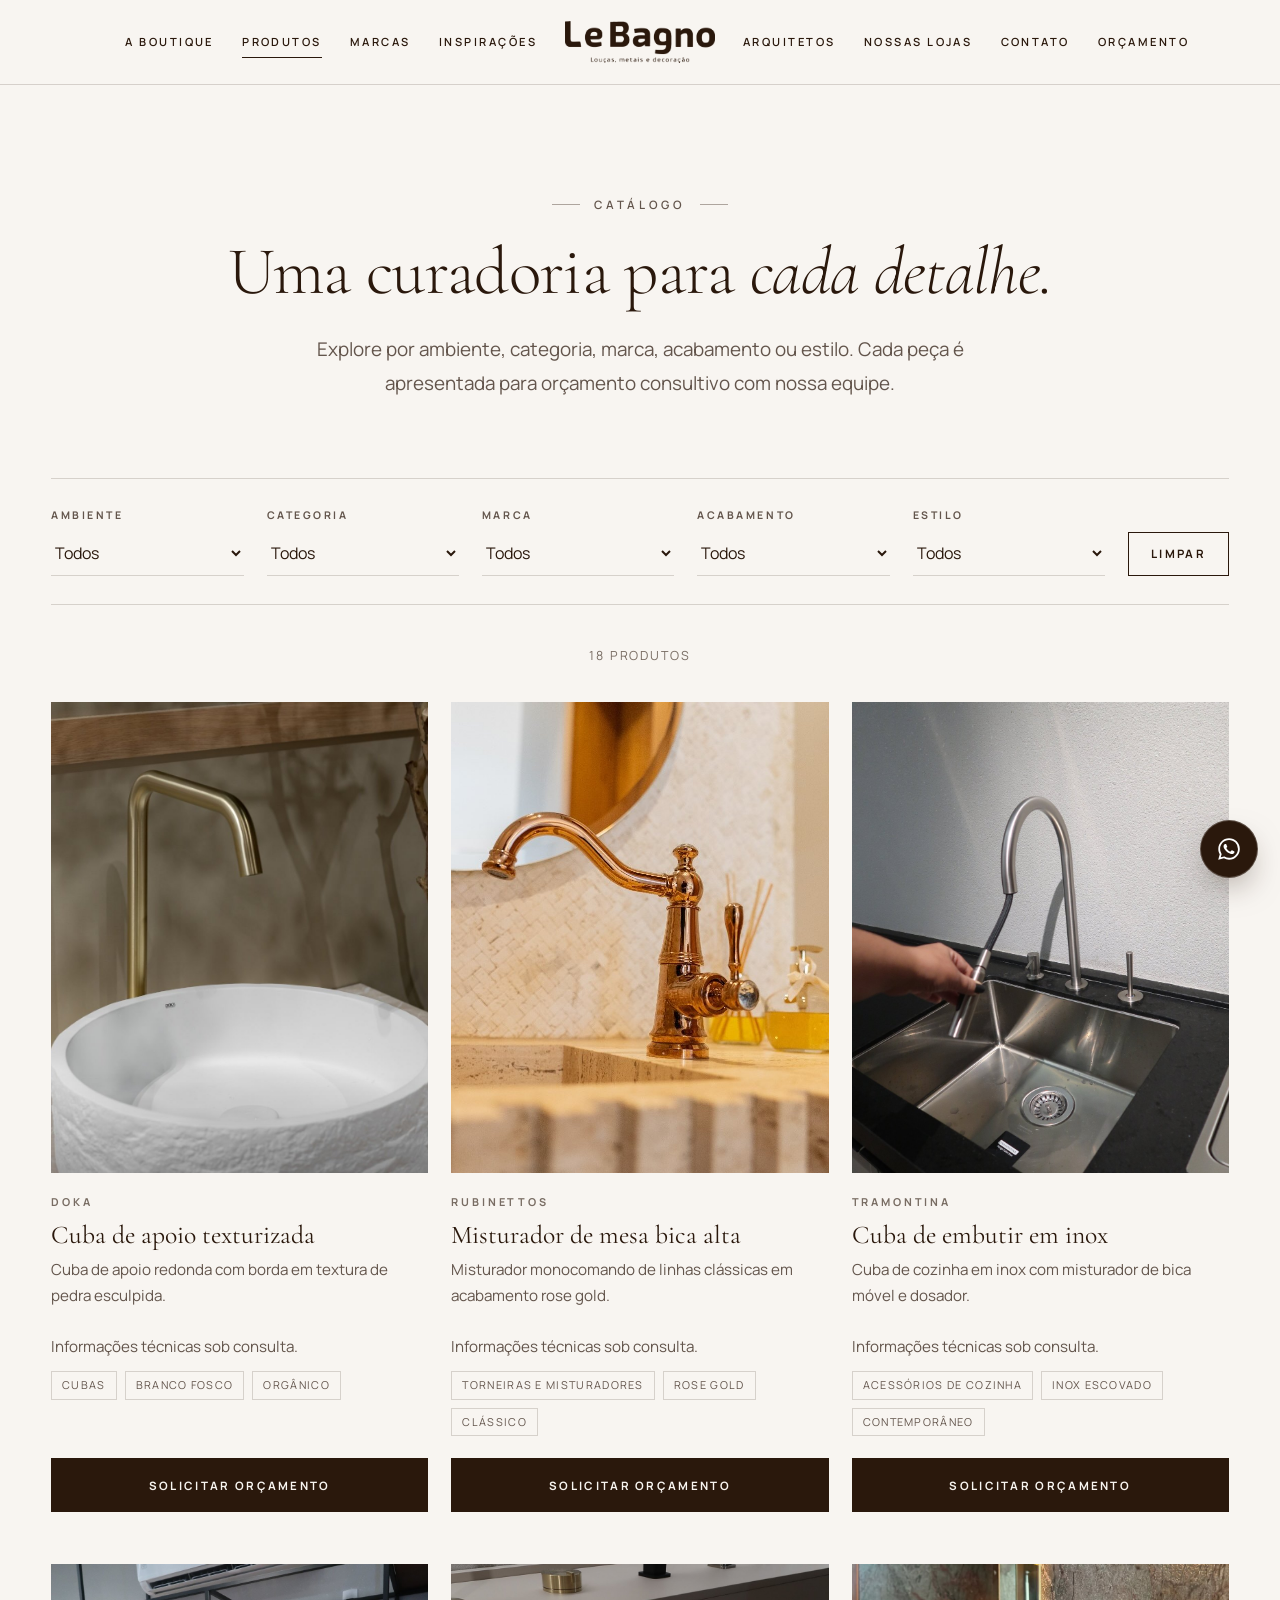
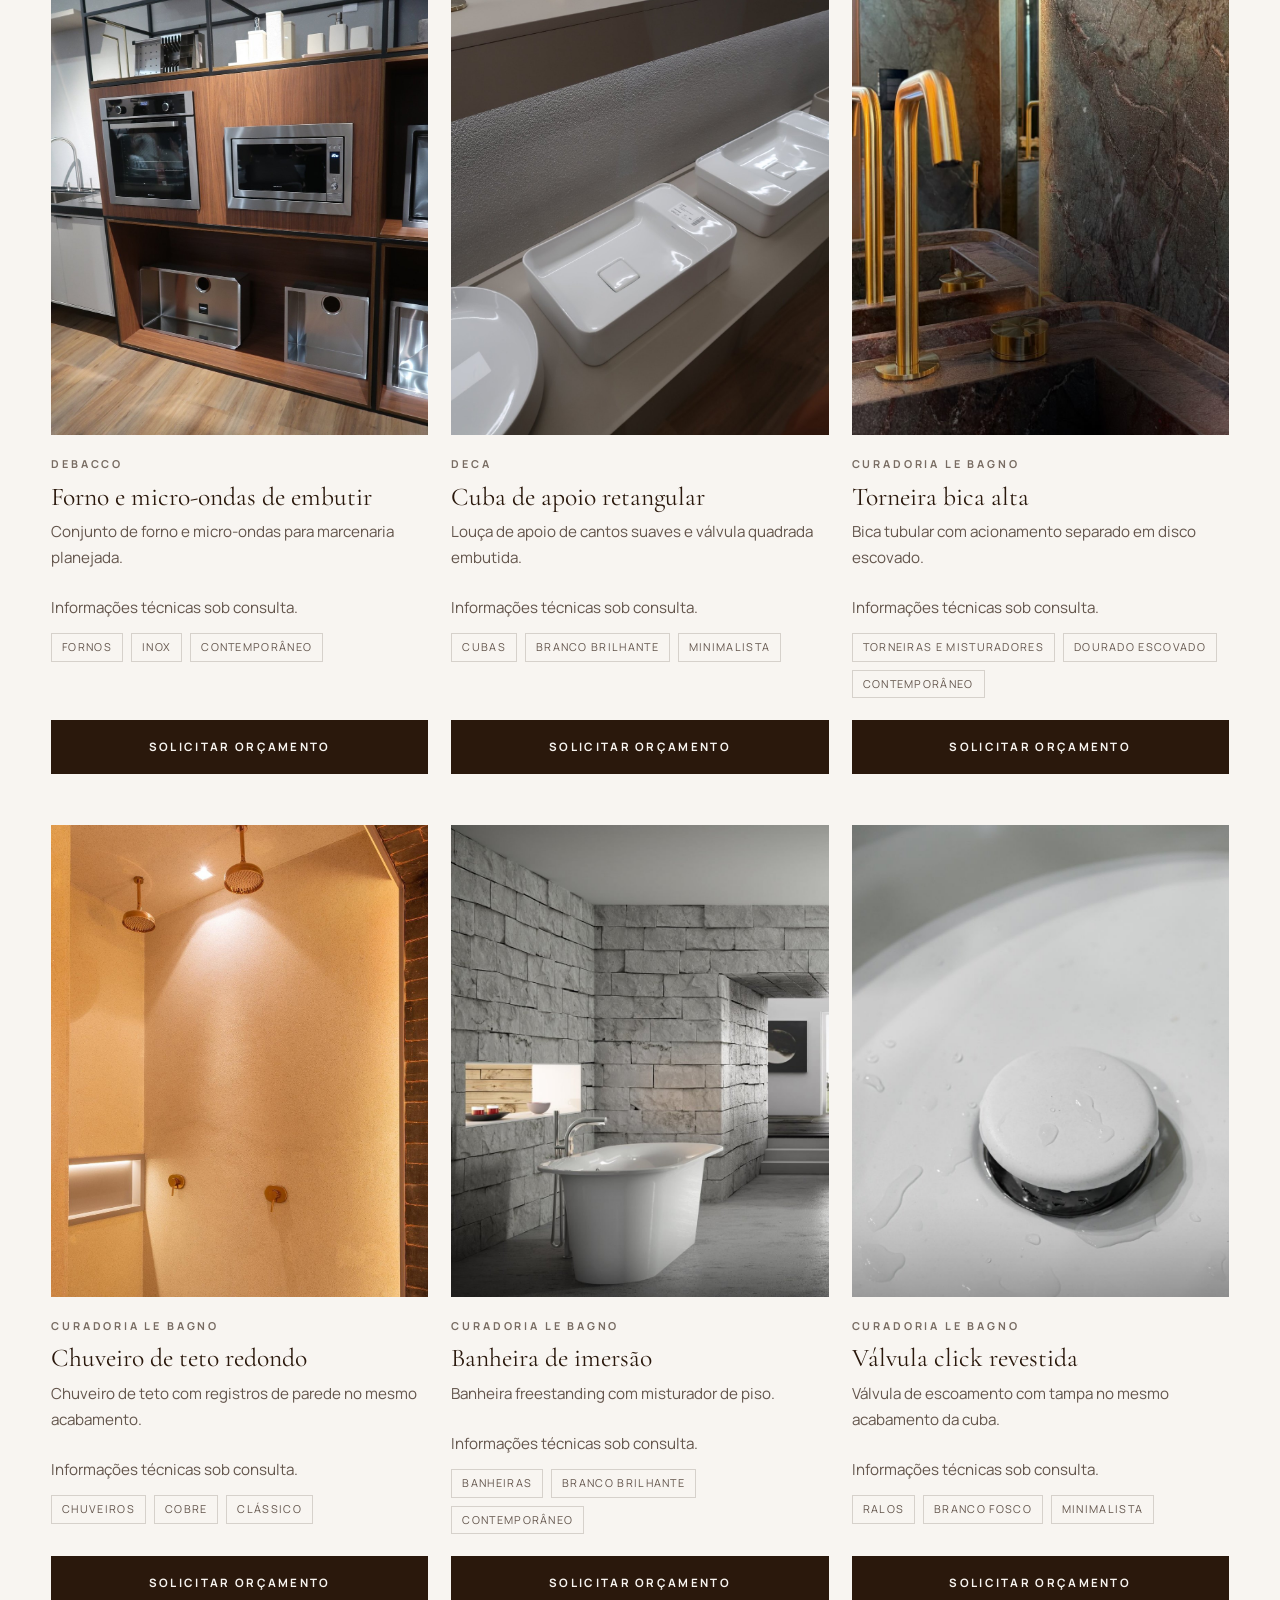
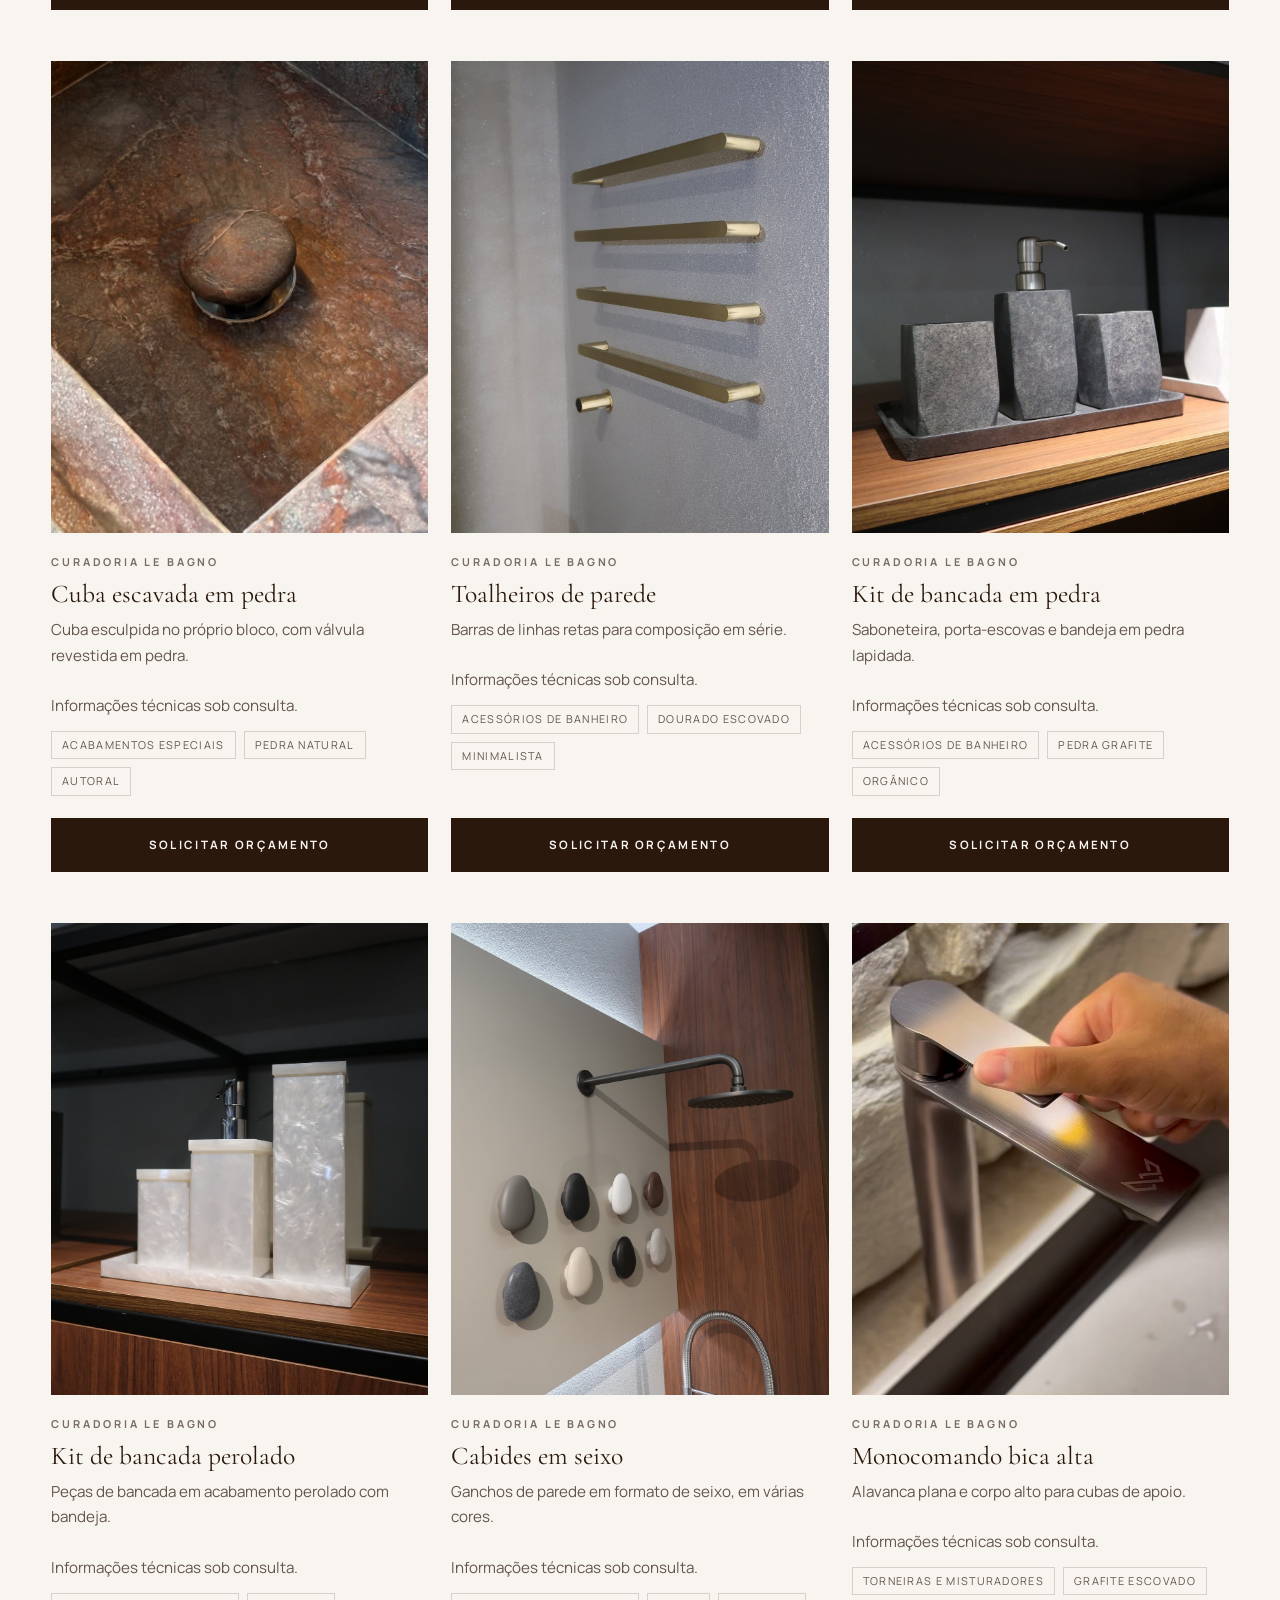
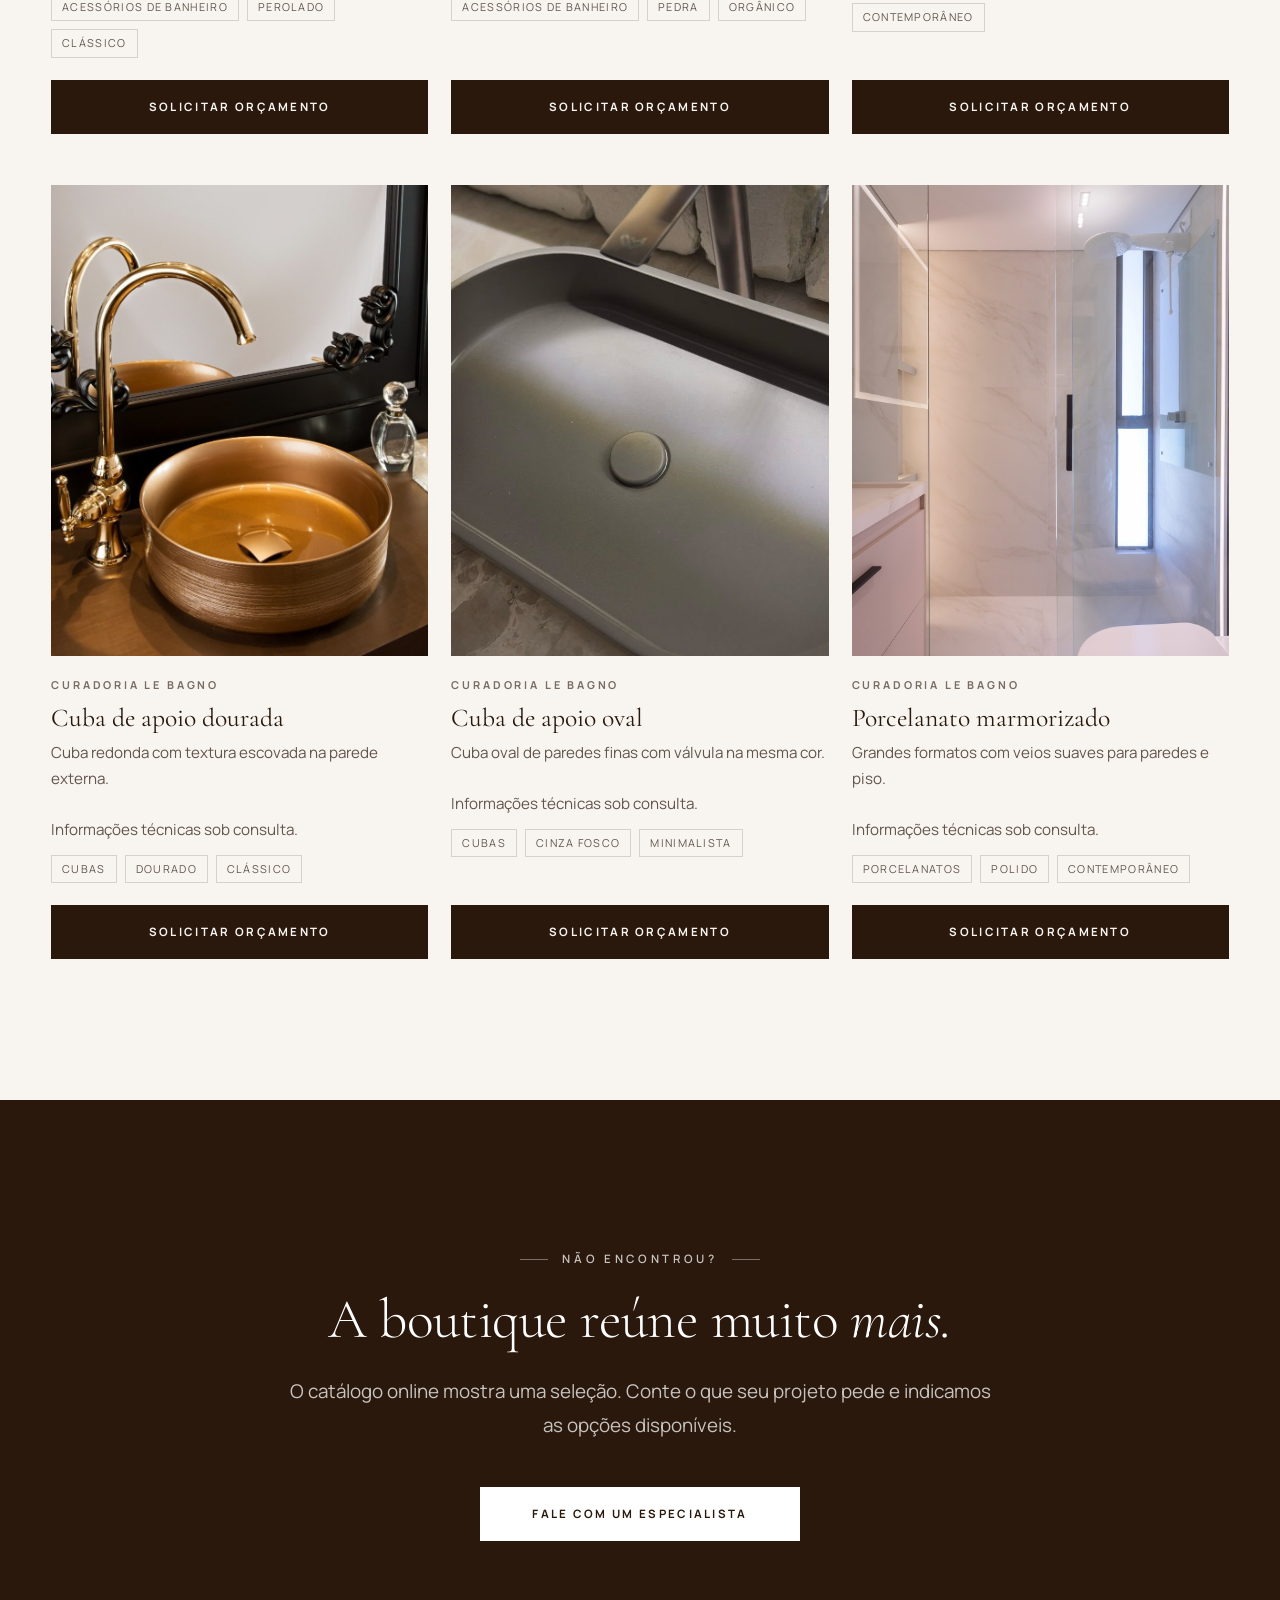
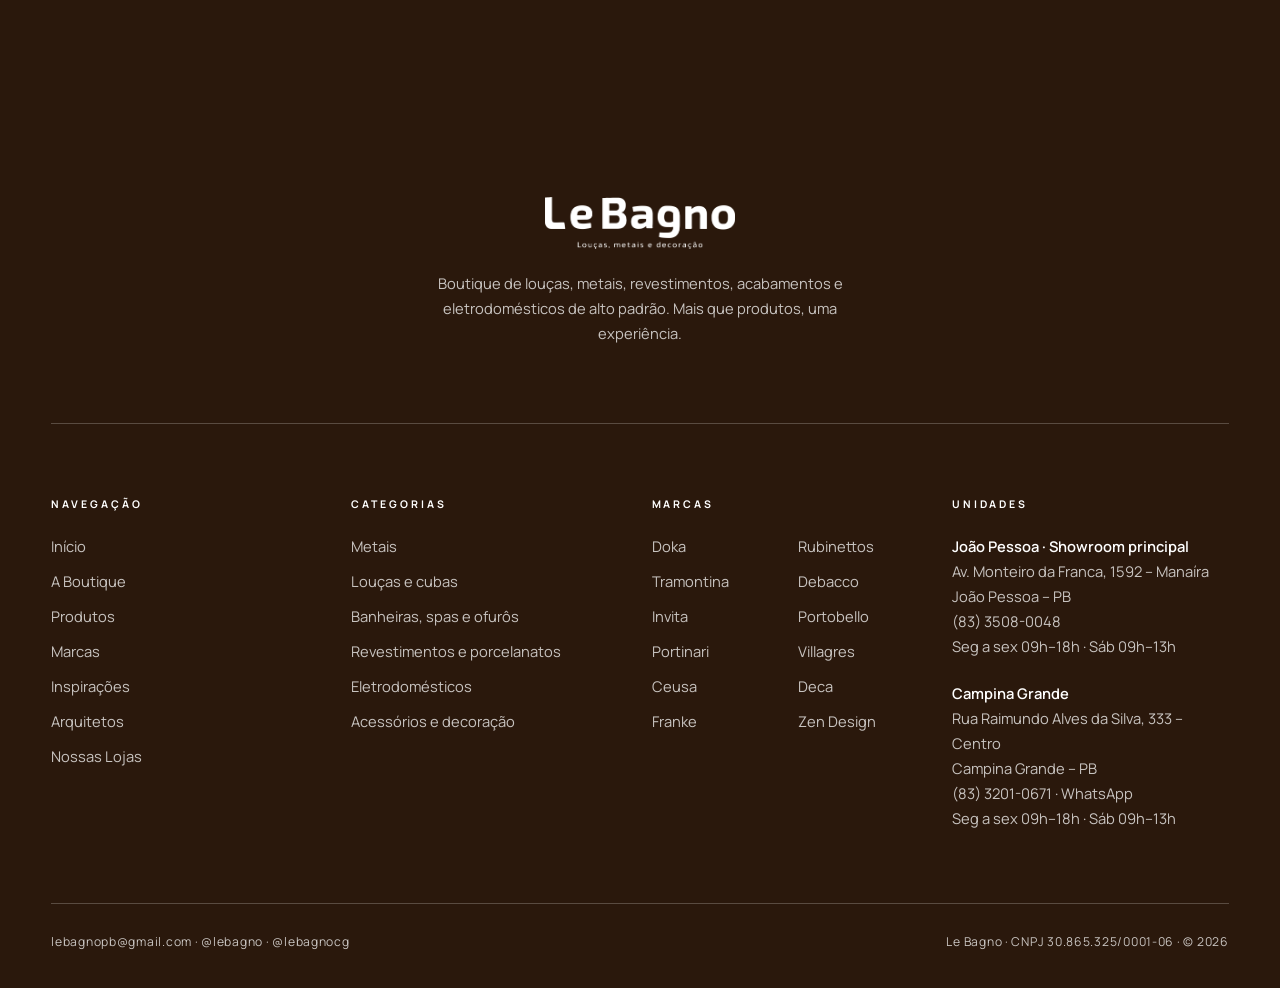
<file: catalogo.html>
<!doctype html>
<html lang="pt-BR">
<head>
<meta charset="utf-8">
<meta name="viewport" content="width=device-width, initial-scale=1, viewport-fit=cover">
<title>Catálogo Le Bagno</title>
<meta name="claude:viewport-fit-sides" content="cover">
<meta name="description" content="Catálogo premium Le Bagno: metais, cubas, banheiras, acessórios, eletrodomésticos e revestimentos para orçamento consultivo.">
<meta name="theme-color" content="#2A180C">
<meta property="og:type" content="website"><meta property="og:locale" content="pt_BR">
<meta property="og:title" content="Catálogo Le Bagno"><meta property="og:description" content="Catálogo premium Le Bagno: metais, cubas, banheiras, acessórios, eletrodomésticos e revestimentos para orçamento consultivo.">
<meta property="og:image" content="assets/img/hero-lavabo.jpg">
<link rel="icon" href="assets/img/favicon.png">
<link rel="preconnect" href="https://fonts.googleapis.com"><link rel="preconnect" href="https://fonts.gstatic.com" crossorigin><link rel="stylesheet" href="https://fonts.googleapis.com/css2?family=Cormorant+Garamond:ital,wght@0,300;0,400;0,500;1,300;1,400&family=Manrope:wght@400;500;600;700&display=swap">
<link rel="stylesheet" href="css/style.css">
<script>(function(d){d.className+=' js';try{if(sessionStorage.getItem('lb-intro')==='1')d.className+=' no-intro'}catch(e){}})(document.documentElement)</script>
</head>
<body class="page-light">
<header class="header"><div class="wrap header__in">
<nav class="nav nav--l" aria-label="Principal"><a href="index.html#boutique">A Boutique</a><a href="catalogo.html" aria-current="page">Produtos</a><a href="marcas.html">Marcas</a><a href="inspiracoes.html">Inspirações</a></nav>
<a class="brand" href="index.html" aria-label="Le Bagno — início"><img class="on-dark" src="assets/img/logo-branco.png" alt="Le Bagno — Louças, metais e decoração" width="1667" height="456"><img class="on-light" src="assets/img/logo-marrom.png" alt="" width="1667" height="456"></a>
<nav class="nav nav--r" aria-label="Secundária"><a href="index.html#arquitetos">Arquitetos</a><a href="index.html#lojas">Nossas Lojas</a><a href="index.html#contato">Contato</a><a href="https://wa.me/5583993818544?text=Ol%C3%A1%2C%20Le%20Bagno!%20Vim%20pelo%20site%20e%20gostaria%20de%20falar%20com%20um%20especialista." data-wa="geral">Orçamento</a></nav>
<button class="burger" type="button" aria-label="Abrir menu" aria-expanded="false" aria-controls="mnav"><span></span><span></span></button>
</div></header>
<nav class="mnav" id="mnav" aria-label="Menu"><a href="index.html#inicio">Início</a><a href="index.html#boutique">A Boutique</a><a href="catalogo.html" aria-current="page">Produtos</a><a href="marcas.html">Marcas</a><a href="inspiracoes.html">Inspirações</a><a href="index.html#arquitetos">Arquitetos</a><a href="index.html#lojas">Nossas Lojas</a><a href="index.html#contato">Contato</a><a class="btn btn--light btn--ghost" href="https://wa.me/5583993818544?text=Ol%C3%A1%2C%20Le%20Bagno!%20Vim%20pelo%20site%20e%20gostaria%20de%20falar%20com%20um%20especialista." data-wa="geral">Solicitar orçamento</a></nav>
<main id="conteudo">

<section class="phead"><div class="wrap"><span class="eyebrow">Catálogo</span><h1 class="h2">Uma curadoria para <em>cada detalhe.</em></h1>
<p class="lead">Explore por ambiente, categoria, marca, acabamento ou estilo. Cada peça é apresentada para orçamento consultivo com nossa equipe.</p></div></section>
<section class="sec" style="padding-top:0"><div class="wrap">
<div class="filters"><div class="field"><label for="f-ambiente">Ambiente</label><select id="f-ambiente"><option value="">Todos</option></select></div><div class="field"><label for="f-categoria">Categoria</label><select id="f-categoria"><option value="">Todos</option></select></div><div class="field"><label for="f-marca">Marca</label><select id="f-marca"><option value="">Todos</option></select></div><div class="field"><label for="f-acabamento">Acabamento</label><select id="f-acabamento"><option value="">Todos</option></select></div><div class="field"><label for="f-estilo">Estilo</label><select id="f-estilo"><option value="">Todos</option></select></div><button class="btn btn--ghost" type="button" id="f-limpar">Limpar</button></div>
<p class="count" id="catalogo-count" aria-live="polite"></p>
<div class="grid3" id="catalogo-grid"></div>
</div></section>
<section class="sec sec--dark center"><div class="wrap"><div class="head" style="margin-bottom:0"><span class="eyebrow">Não encontrou?</span><h2 class="h2">A boutique reúne muito <em>mais.</em></h2><p class="lead">O catálogo online mostra uma seleção. Conte o que seu projeto pede e indicamos as opções disponíveis.</p><div class="btns btns--one"><a class="btn btn--light" href="https://wa.me/5583993818544?text=Ol%C3%A1%2C%20Le%20Bagno!%20Vim%20pelo%20site%20e%20gostaria%20de%20falar%20com%20um%20especialista." data-wa="geral">Fale com um especialista</a></div></div></div></section>

</main>
<footer class="footer" id="rodape"><div class="wrap">
<div class="footer__top"><img src="assets/img/logo-branco.png" alt="Le Bagno — Louças, metais e decoração" width="1667" height="456" loading="lazy">
<p>Boutique de louças, metais, revestimentos, acabamentos e eletrodomésticos de alto padrão. Mais que produtos, uma experiência.</p></div>
<div class="fcols">
<div><h4>Navegação</h4><ul><li><a href="index.html#inicio">Início</a></li><li><a href="index.html#boutique">A Boutique</a></li><li><a href="catalogo.html">Produtos</a></li><li><a href="marcas.html">Marcas</a></li><li><a href="inspiracoes.html">Inspirações</a></li><li><a href="index.html#arquitetos">Arquitetos</a></li><li><a href="index.html#lojas">Nossas Lojas</a></li></ul></div>
<div><h4>Categorias</h4><ul><li><a href="catalogo.html?cat=Torneiras%20e%20misturadores">Metais</a></li><li><a href="catalogo.html?cat=Cubas">Louças e cubas</a></li><li><a href="catalogo.html?cat=Banheiras">Banheiras, spas e ofurôs</a></li><li><a href="catalogo.html?cat=Porcelanatos">Revestimentos e porcelanatos</a></li><li><a href="catalogo.html?cat=Fornos">Eletrodomésticos</a></li><li><a href="catalogo.html?cat=Acess%C3%B3rios%20de%20banheiro">Acessórios e decoração</a></li></ul></div>
<div><h4>Marcas</h4><ul style="grid-template-columns:1fr 1fr;column-gap:16px"><li><a href="marcas.html#doka">Doka</a></li><li><a href="marcas.html#rubinettos">Rubinettos</a></li><li><a href="marcas.html#tramontina">Tramontina</a></li><li><a href="marcas.html#debacco">Debacco</a></li><li><a href="marcas.html#invita">Invita</a></li><li><a href="marcas.html#portobello">Portobello</a></li><li><a href="marcas.html#portinari">Portinari</a></li><li><a href="marcas.html#villagres">Villagres</a></li><li><a href="marcas.html#ceusa">Ceusa</a></li><li><a href="marcas.html#deca">Deca</a></li><li><a href="marcas.html#franke">Franke</a></li><li><a href="marcas.html#zen-design">Zen Design</a></li></ul></div>
<div><h4>Unidades</h4>
<address><strong>João Pessoa · Showroom principal</strong><br>Av. Monteiro da Franca, 1592 – Manaíra<br>João Pessoa – PB<br><a href="tel:+558335080048">(83) 3508-0048</a><br>Seg a sex 09h–18h · Sáb 09h–13h</address>
<address><strong>Campina Grande</strong><br>Rua Raimundo Alves da Silva, 333 – Centro<br>Campina Grande – PB<br><a href="tel:+558332010671">(83) 3201-0671</a> · <a href="https://wa.me/5583993818544" data-wa="cg" data-wa-cg>WhatsApp</a><br>Seg a sex 09h–18h · Sáb 09h–13h</address></div>
</div>
<div class="footer__bot"><span><a href="mailto:lebagnopb@gmail.com">lebagnopb@gmail.com</a> · <a href="https://www.instagram.com/lebagno/" target="_blank" rel="noopener">@lebagno</a> · <a href="https://www.instagram.com/lebagnocg/" target="_blank" rel="noopener">@lebagnocg</a></span><span>Le Bagno · CNPJ 30.865.325/0001-06 · © <span data-year>2026</span></span></div>
</div></footer>
<a class="wa" href="https://wa.me/5583993818544?text=Ol%C3%A1%2C%20Le%20Bagno!%20Vim%20pelo%20site%20e%20gostaria%20de%20falar%20com%20um%20especialista." data-wa="geral" aria-label="Falar com a Le Bagno no WhatsApp" target="_blank" rel="noopener"><svg viewBox="0 0 24 24" fill="currentColor" aria-hidden="true"><path d="M12.04 2C6.58 2 2.13 6.45 2.13 11.91c0 1.75.46 3.45 1.32 4.95L2.05 22l5.25-1.38a9.9 9.9 0 0 0 4.74 1.21h.01c5.46 0 9.91-4.45 9.91-9.91 0-2.65-1.03-5.14-2.9-7.01A9.82 9.82 0 0 0 12.04 2Zm0 18.15h-.01a8.23 8.23 0 0 1-4.2-1.15l-.3-.18-3.12.82.83-3.04-.2-.31a8.2 8.2 0 0 1-1.26-4.38c0-4.54 3.7-8.23 8.25-8.23 2.2 0 4.27.86 5.83 2.42a8.18 8.18 0 0 1 2.41 5.83c0 4.54-3.7 8.22-8.23 8.22Zm4.51-6.16c-.25-.12-1.47-.72-1.69-.81-.23-.08-.39-.12-.56.13-.16.24-.64.8-.78.97-.15.16-.29.18-.54.06-.25-.12-1.05-.39-1.99-1.23-.74-.66-1.23-1.47-1.38-1.72-.14-.25-.02-.38.11-.5.11-.11.25-.29.37-.43.13-.15.17-.25.25-.42.08-.16.04-.31-.02-.43-.06-.12-.56-1.34-.76-1.84-.2-.48-.41-.42-.56-.43h-.48a.92.92 0 0 0-.66.31c-.23.25-.87.85-.87 2.07 0 1.22.89 2.4 1.01 2.56.12.17 1.75 2.67 4.24 3.74.59.26 1.05.41 1.41.52.59.19 1.13.16 1.56.1.48-.07 1.47-.6 1.67-1.18.21-.58.21-1.08.15-1.18-.06-.11-.22-.17-.47-.29Z"/></svg></a>
<script src="js/config.js"></script>
<script src="js/produtos.js"></script>
<script src="js/main.js"></script>
</body>
</html>
</file>
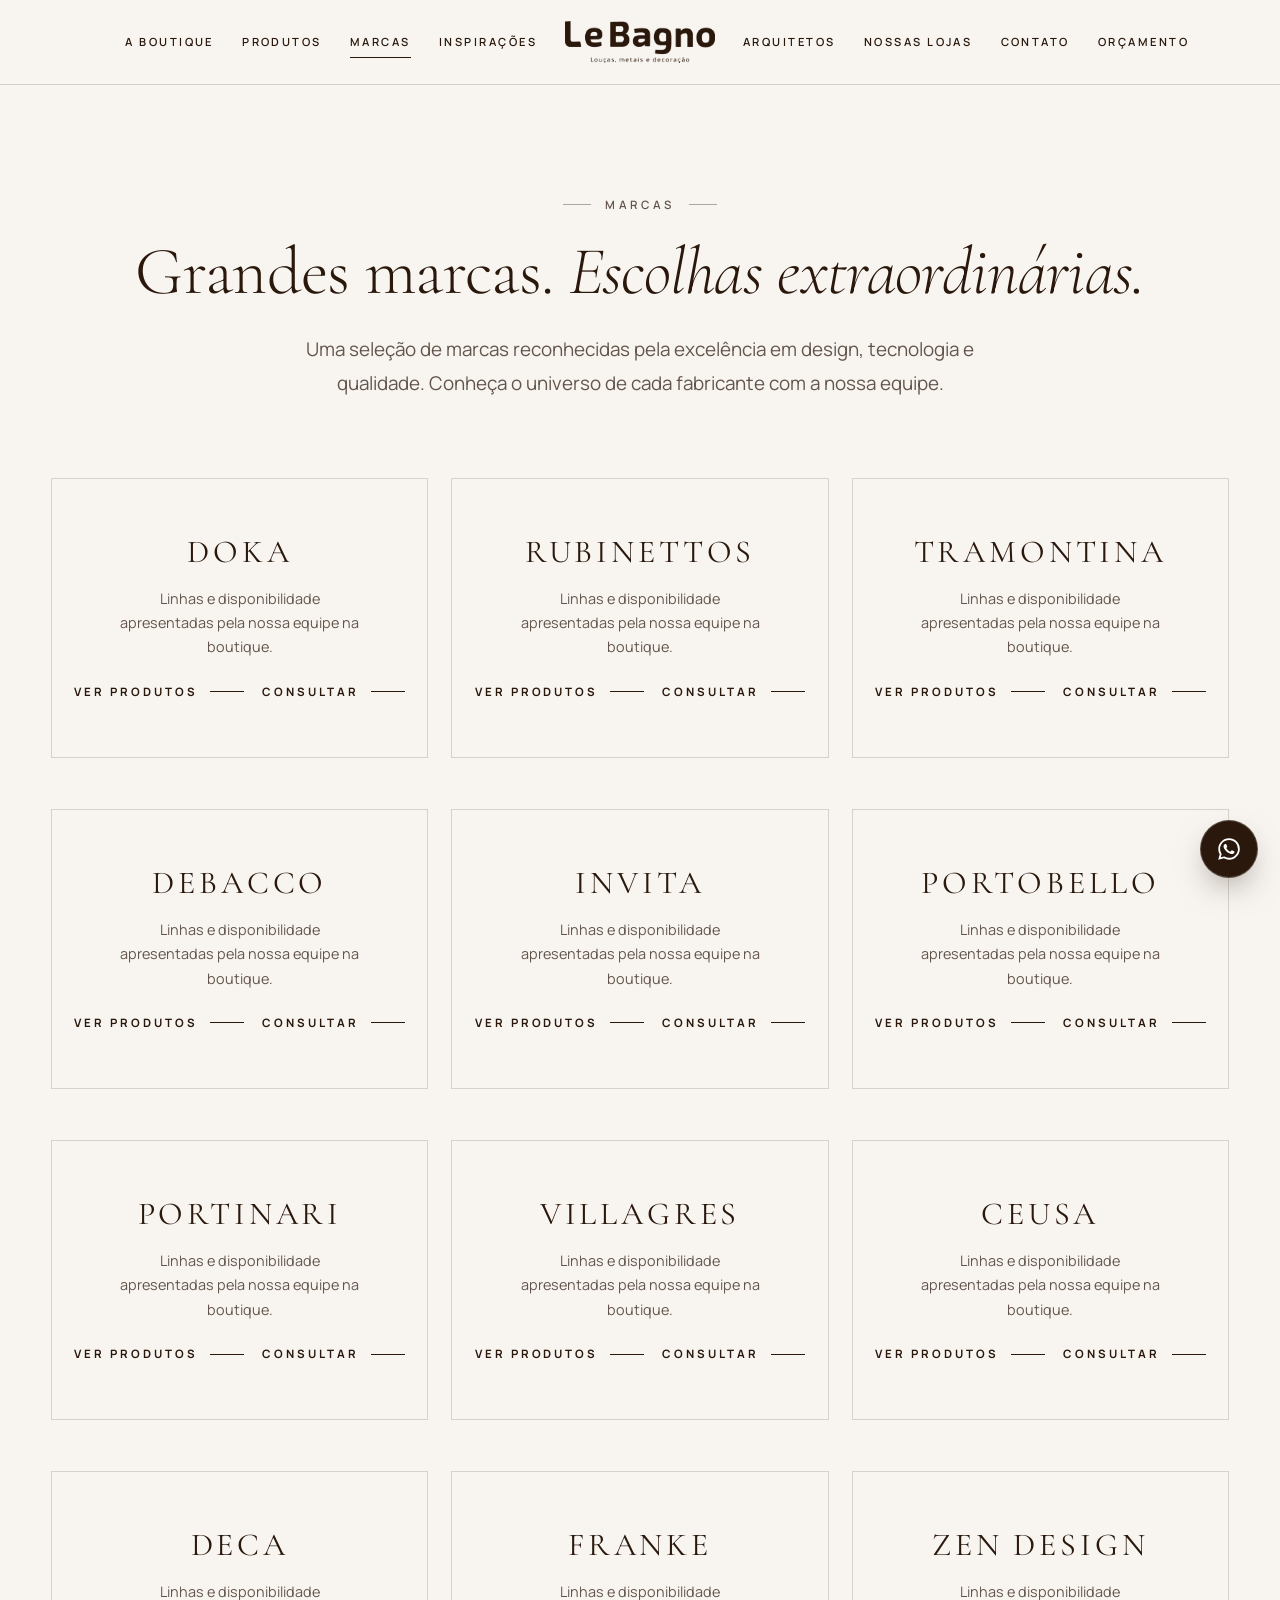
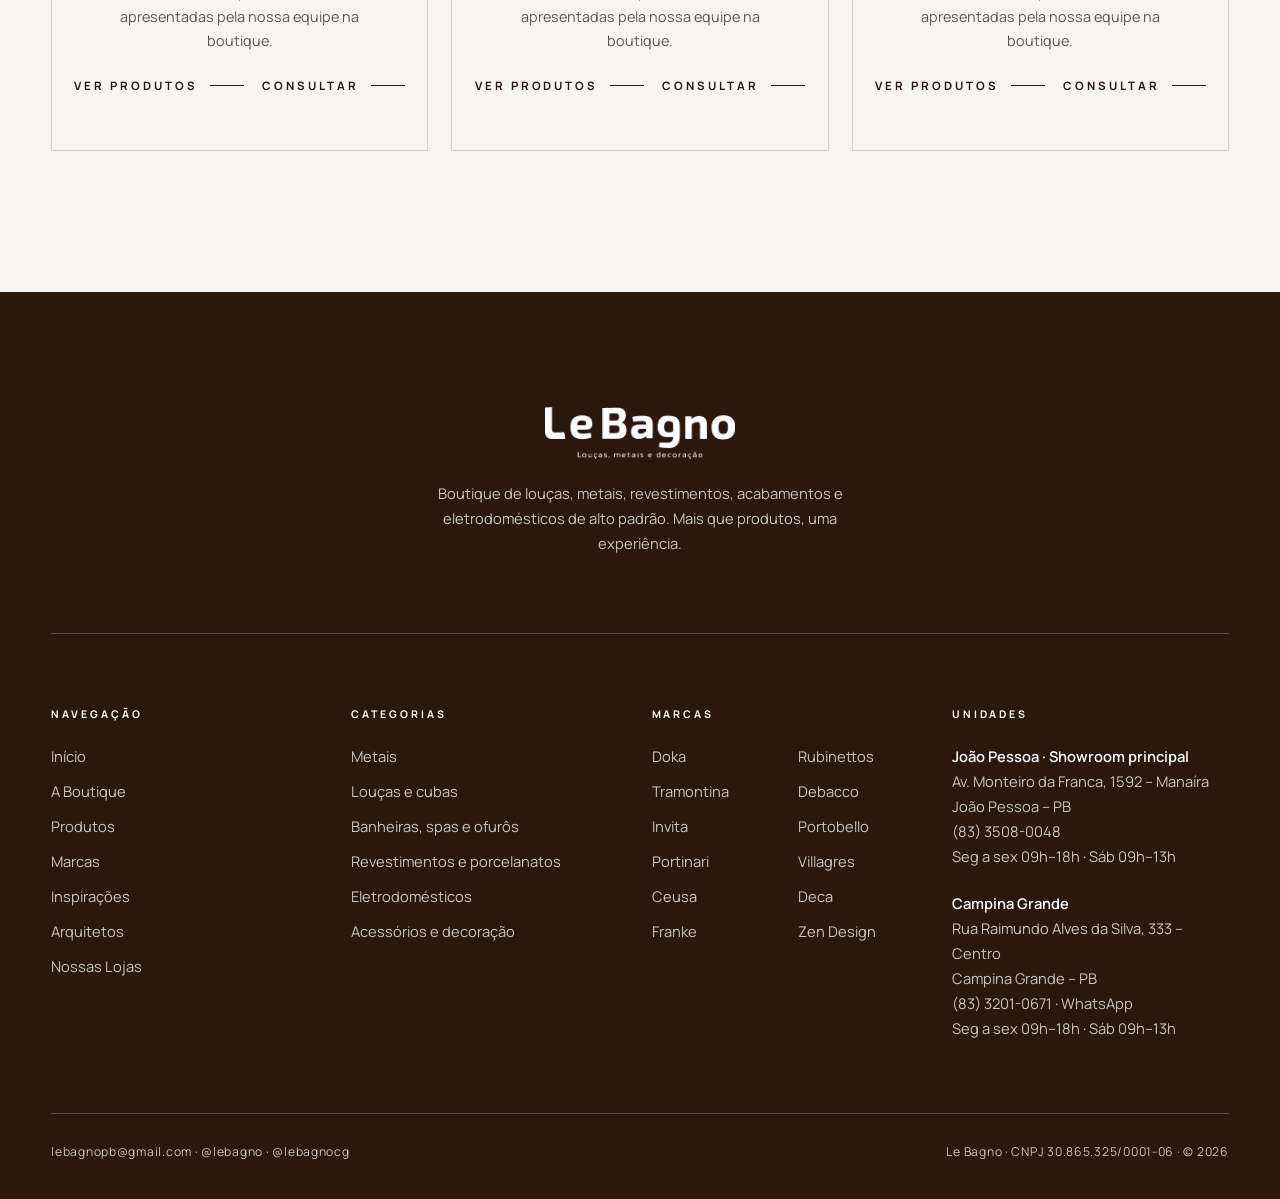
<file: marcas.html>
<!doctype html>
<html lang="pt-BR">
<head>
<meta charset="utf-8">
<meta name="viewport" content="width=device-width, initial-scale=1, viewport-fit=cover">
<title>Marcas Le Bagno</title>
<meta name="claude:viewport-fit-sides" content="cover">
<meta name="description" content="Marcas comercializadas pela Le Bagno: Doka, Rubinettos, Tramontina, Debacco, Invita, Portobello, Portinari, Villagres, Ceusa, Deca, Franke e Zen Design.">
<meta name="theme-color" content="#2A180C">
<meta property="og:type" content="website"><meta property="og:locale" content="pt_BR">
<meta property="og:title" content="Marcas Le Bagno"><meta property="og:description" content="Marcas comercializadas pela Le Bagno: Doka, Rubinettos, Tramontina, Debacco, Invita, Portobello, Portinari, Villagres, Ceusa, Deca, Franke e Zen Design.">
<meta property="og:image" content="assets/img/hero-lavabo.jpg">
<link rel="icon" href="assets/img/favicon.png">
<link rel="preconnect" href="https://fonts.googleapis.com"><link rel="preconnect" href="https://fonts.gstatic.com" crossorigin><link rel="stylesheet" href="https://fonts.googleapis.com/css2?family=Cormorant+Garamond:ital,wght@0,300;0,400;0,500;1,300;1,400&family=Manrope:wght@400;500;600;700&display=swap">
<link rel="stylesheet" href="css/style.css">
<script>(function(d){d.className+=' js';try{if(sessionStorage.getItem('lb-intro')==='1')d.className+=' no-intro'}catch(e){}})(document.documentElement)</script>
</head>
<body class="page-light">
<header class="header"><div class="wrap header__in">
<nav class="nav nav--l" aria-label="Principal"><a href="index.html#boutique">A Boutique</a><a href="catalogo.html">Produtos</a><a href="marcas.html" aria-current="page">Marcas</a><a href="inspiracoes.html">Inspirações</a></nav>
<a class="brand" href="index.html" aria-label="Le Bagno — início"><img class="on-dark" src="assets/img/logo-branco.png" alt="Le Bagno — Louças, metais e decoração" width="1667" height="456"><img class="on-light" src="assets/img/logo-marrom.png" alt="" width="1667" height="456"></a>
<nav class="nav nav--r" aria-label="Secundária"><a href="index.html#arquitetos">Arquitetos</a><a href="index.html#lojas">Nossas Lojas</a><a href="index.html#contato">Contato</a><a href="https://wa.me/5583993818544?text=Ol%C3%A1%2C%20Le%20Bagno!%20Vim%20pelo%20site%20e%20gostaria%20de%20falar%20com%20um%20especialista." data-wa="geral">Orçamento</a></nav>
<button class="burger" type="button" aria-label="Abrir menu" aria-expanded="false" aria-controls="mnav"><span></span><span></span></button>
</div></header>
<nav class="mnav" id="mnav" aria-label="Menu"><a href="index.html#inicio">Início</a><a href="index.html#boutique">A Boutique</a><a href="catalogo.html">Produtos</a><a href="marcas.html" aria-current="page">Marcas</a><a href="inspiracoes.html">Inspirações</a><a href="index.html#arquitetos">Arquitetos</a><a href="index.html#lojas">Nossas Lojas</a><a href="index.html#contato">Contato</a><a class="btn btn--light btn--ghost" href="https://wa.me/5583993818544?text=Ol%C3%A1%2C%20Le%20Bagno!%20Vim%20pelo%20site%20e%20gostaria%20de%20falar%20com%20um%20especialista." data-wa="geral">Solicitar orçamento</a></nav>
<main id="conteudo">

<section class="phead"><div class="wrap"><span class="eyebrow">Marcas</span><h1 class="h2">Grandes marcas. <em>Escolhas extraordinárias.</em></h1>
<p class="lead">Uma seleção de marcas reconhecidas pela excelência em design, tecnologia e qualidade. Conheça o universo de cada fabricante com a nossa equipe.</p></div></section>
<section class="sec" style="padding-top:0"><div class="wrap"><div class="grid3"><article class="bcard rv" id="doka"><h2 class="h3">Doka</h2><p>Linhas e disponibilidade apresentadas pela nossa equipe na boutique.</p>
<div class="bcard__a"><a class="link" href="catalogo.html?marca=Doka">Ver produtos</a><a class="link" href="https://wa.me/5583993818544?text=Ol%C3%A1%2C%20Le%20Bagno!%20Vim%20pelo%20site%20e%20gostaria%20de%20falar%20com%20um%20especialista." data-wa="Olá, Le Bagno! Gostaria de conhecer os produtos Doka.">Consultar</a></div></article><article class="bcard rv" id="rubinettos"><h2 class="h3">Rubinettos</h2><p>Linhas e disponibilidade apresentadas pela nossa equipe na boutique.</p>
<div class="bcard__a"><a class="link" href="catalogo.html?marca=Rubinettos">Ver produtos</a><a class="link" href="https://wa.me/5583993818544?text=Ol%C3%A1%2C%20Le%20Bagno!%20Vim%20pelo%20site%20e%20gostaria%20de%20falar%20com%20um%20especialista." data-wa="Olá, Le Bagno! Gostaria de conhecer os produtos Rubinettos.">Consultar</a></div></article><article class="bcard rv" id="tramontina"><h2 class="h3">Tramontina</h2><p>Linhas e disponibilidade apresentadas pela nossa equipe na boutique.</p>
<div class="bcard__a"><a class="link" href="catalogo.html?marca=Tramontina">Ver produtos</a><a class="link" href="https://wa.me/5583993818544?text=Ol%C3%A1%2C%20Le%20Bagno!%20Vim%20pelo%20site%20e%20gostaria%20de%20falar%20com%20um%20especialista." data-wa="Olá, Le Bagno! Gostaria de conhecer os produtos Tramontina.">Consultar</a></div></article><article class="bcard rv" id="debacco"><h2 class="h3">Debacco</h2><p>Linhas e disponibilidade apresentadas pela nossa equipe na boutique.</p>
<div class="bcard__a"><a class="link" href="catalogo.html?marca=Debacco">Ver produtos</a><a class="link" href="https://wa.me/5583993818544?text=Ol%C3%A1%2C%20Le%20Bagno!%20Vim%20pelo%20site%20e%20gostaria%20de%20falar%20com%20um%20especialista." data-wa="Olá, Le Bagno! Gostaria de conhecer os produtos Debacco.">Consultar</a></div></article><article class="bcard rv" id="invita"><h2 class="h3">Invita</h2><p>Linhas e disponibilidade apresentadas pela nossa equipe na boutique.</p>
<div class="bcard__a"><a class="link" href="catalogo.html?marca=Invita">Ver produtos</a><a class="link" href="https://wa.me/5583993818544?text=Ol%C3%A1%2C%20Le%20Bagno!%20Vim%20pelo%20site%20e%20gostaria%20de%20falar%20com%20um%20especialista." data-wa="Olá, Le Bagno! Gostaria de conhecer os produtos Invita.">Consultar</a></div></article><article class="bcard rv" id="portobello"><h2 class="h3">Portobello</h2><p>Linhas e disponibilidade apresentadas pela nossa equipe na boutique.</p>
<div class="bcard__a"><a class="link" href="catalogo.html?marca=Portobello">Ver produtos</a><a class="link" href="https://wa.me/5583993818544?text=Ol%C3%A1%2C%20Le%20Bagno!%20Vim%20pelo%20site%20e%20gostaria%20de%20falar%20com%20um%20especialista." data-wa="Olá, Le Bagno! Gostaria de conhecer os produtos Portobello.">Consultar</a></div></article><article class="bcard rv" id="portinari"><h2 class="h3">Portinari</h2><p>Linhas e disponibilidade apresentadas pela nossa equipe na boutique.</p>
<div class="bcard__a"><a class="link" href="catalogo.html?marca=Portinari">Ver produtos</a><a class="link" href="https://wa.me/5583993818544?text=Ol%C3%A1%2C%20Le%20Bagno!%20Vim%20pelo%20site%20e%20gostaria%20de%20falar%20com%20um%20especialista." data-wa="Olá, Le Bagno! Gostaria de conhecer os produtos Portinari.">Consultar</a></div></article><article class="bcard rv" id="villagres"><h2 class="h3">Villagres</h2><p>Linhas e disponibilidade apresentadas pela nossa equipe na boutique.</p>
<div class="bcard__a"><a class="link" href="catalogo.html?marca=Villagres">Ver produtos</a><a class="link" href="https://wa.me/5583993818544?text=Ol%C3%A1%2C%20Le%20Bagno!%20Vim%20pelo%20site%20e%20gostaria%20de%20falar%20com%20um%20especialista." data-wa="Olá, Le Bagno! Gostaria de conhecer os produtos Villagres.">Consultar</a></div></article><article class="bcard rv" id="ceusa"><h2 class="h3">Ceusa</h2><p>Linhas e disponibilidade apresentadas pela nossa equipe na boutique.</p>
<div class="bcard__a"><a class="link" href="catalogo.html?marca=Ceusa">Ver produtos</a><a class="link" href="https://wa.me/5583993818544?text=Ol%C3%A1%2C%20Le%20Bagno!%20Vim%20pelo%20site%20e%20gostaria%20de%20falar%20com%20um%20especialista." data-wa="Olá, Le Bagno! Gostaria de conhecer os produtos Ceusa.">Consultar</a></div></article><article class="bcard rv" id="deca"><h2 class="h3">Deca</h2><p>Linhas e disponibilidade apresentadas pela nossa equipe na boutique.</p>
<div class="bcard__a"><a class="link" href="catalogo.html?marca=Deca">Ver produtos</a><a class="link" href="https://wa.me/5583993818544?text=Ol%C3%A1%2C%20Le%20Bagno!%20Vim%20pelo%20site%20e%20gostaria%20de%20falar%20com%20um%20especialista." data-wa="Olá, Le Bagno! Gostaria de conhecer os produtos Deca.">Consultar</a></div></article><article class="bcard rv" id="franke"><h2 class="h3">Franke</h2><p>Linhas e disponibilidade apresentadas pela nossa equipe na boutique.</p>
<div class="bcard__a"><a class="link" href="catalogo.html?marca=Franke">Ver produtos</a><a class="link" href="https://wa.me/5583993818544?text=Ol%C3%A1%2C%20Le%20Bagno!%20Vim%20pelo%20site%20e%20gostaria%20de%20falar%20com%20um%20especialista." data-wa="Olá, Le Bagno! Gostaria de conhecer os produtos Franke.">Consultar</a></div></article><article class="bcard rv" id="zen-design"><h2 class="h3">Zen Design</h2><p>Linhas e disponibilidade apresentadas pela nossa equipe na boutique.</p>
<div class="bcard__a"><a class="link" href="catalogo.html?marca=Zen%20Design">Ver produtos</a><a class="link" href="https://wa.me/5583993818544?text=Ol%C3%A1%2C%20Le%20Bagno!%20Vim%20pelo%20site%20e%20gostaria%20de%20falar%20com%20um%20especialista." data-wa="Olá, Le Bagno! Gostaria de conhecer os produtos Zen Design.">Consultar</a></div></article></div></div></section>

</main>
<footer class="footer" id="rodape"><div class="wrap">
<div class="footer__top"><img src="assets/img/logo-branco.png" alt="Le Bagno — Louças, metais e decoração" width="1667" height="456" loading="lazy">
<p>Boutique de louças, metais, revestimentos, acabamentos e eletrodomésticos de alto padrão. Mais que produtos, uma experiência.</p></div>
<div class="fcols">
<div><h4>Navegação</h4><ul><li><a href="index.html#inicio">Início</a></li><li><a href="index.html#boutique">A Boutique</a></li><li><a href="catalogo.html">Produtos</a></li><li><a href="marcas.html">Marcas</a></li><li><a href="inspiracoes.html">Inspirações</a></li><li><a href="index.html#arquitetos">Arquitetos</a></li><li><a href="index.html#lojas">Nossas Lojas</a></li></ul></div>
<div><h4>Categorias</h4><ul><li><a href="catalogo.html?cat=Torneiras%20e%20misturadores">Metais</a></li><li><a href="catalogo.html?cat=Cubas">Louças e cubas</a></li><li><a href="catalogo.html?cat=Banheiras">Banheiras, spas e ofurôs</a></li><li><a href="catalogo.html?cat=Porcelanatos">Revestimentos e porcelanatos</a></li><li><a href="catalogo.html?cat=Fornos">Eletrodomésticos</a></li><li><a href="catalogo.html?cat=Acess%C3%B3rios%20de%20banheiro">Acessórios e decoração</a></li></ul></div>
<div><h4>Marcas</h4><ul style="grid-template-columns:1fr 1fr;column-gap:16px"><li><a href="marcas.html#doka">Doka</a></li><li><a href="marcas.html#rubinettos">Rubinettos</a></li><li><a href="marcas.html#tramontina">Tramontina</a></li><li><a href="marcas.html#debacco">Debacco</a></li><li><a href="marcas.html#invita">Invita</a></li><li><a href="marcas.html#portobello">Portobello</a></li><li><a href="marcas.html#portinari">Portinari</a></li><li><a href="marcas.html#villagres">Villagres</a></li><li><a href="marcas.html#ceusa">Ceusa</a></li><li><a href="marcas.html#deca">Deca</a></li><li><a href="marcas.html#franke">Franke</a></li><li><a href="marcas.html#zen-design">Zen Design</a></li></ul></div>
<div><h4>Unidades</h4>
<address><strong>João Pessoa · Showroom principal</strong><br>Av. Monteiro da Franca, 1592 – Manaíra<br>João Pessoa – PB<br><a href="tel:+558335080048">(83) 3508-0048</a><br>Seg a sex 09h–18h · Sáb 09h–13h</address>
<address><strong>Campina Grande</strong><br>Rua Raimundo Alves da Silva, 333 – Centro<br>Campina Grande – PB<br><a href="tel:+558332010671">(83) 3201-0671</a> · <a href="https://wa.me/5583993818544" data-wa="cg" data-wa-cg>WhatsApp</a><br>Seg a sex 09h–18h · Sáb 09h–13h</address></div>
</div>
<div class="footer__bot"><span><a href="mailto:lebagnopb@gmail.com">lebagnopb@gmail.com</a> · <a href="https://www.instagram.com/lebagno/" target="_blank" rel="noopener">@lebagno</a> · <a href="https://www.instagram.com/lebagnocg/" target="_blank" rel="noopener">@lebagnocg</a></span><span>Le Bagno · CNPJ 30.865.325/0001-06 · © <span data-year>2026</span></span></div>
</div></footer>
<a class="wa" href="https://wa.me/5583993818544?text=Ol%C3%A1%2C%20Le%20Bagno!%20Vim%20pelo%20site%20e%20gostaria%20de%20falar%20com%20um%20especialista." data-wa="geral" aria-label="Falar com a Le Bagno no WhatsApp" target="_blank" rel="noopener"><svg viewBox="0 0 24 24" fill="currentColor" aria-hidden="true"><path d="M12.04 2C6.58 2 2.13 6.45 2.13 11.91c0 1.75.46 3.45 1.32 4.95L2.05 22l5.25-1.38a9.9 9.9 0 0 0 4.74 1.21h.01c5.46 0 9.91-4.45 9.91-9.91 0-2.65-1.03-5.14-2.9-7.01A9.82 9.82 0 0 0 12.04 2Zm0 18.15h-.01a8.23 8.23 0 0 1-4.2-1.15l-.3-.18-3.12.82.83-3.04-.2-.31a8.2 8.2 0 0 1-1.26-4.38c0-4.54 3.7-8.23 8.25-8.23 2.2 0 4.27.86 5.83 2.42a8.18 8.18 0 0 1 2.41 5.83c0 4.54-3.7 8.22-8.23 8.22Zm4.51-6.16c-.25-.12-1.47-.72-1.69-.81-.23-.08-.39-.12-.56.13-.16.24-.64.8-.78.97-.15.16-.29.18-.54.06-.25-.12-1.05-.39-1.99-1.23-.74-.66-1.23-1.47-1.38-1.72-.14-.25-.02-.38.11-.5.11-.11.25-.29.37-.43.13-.15.17-.25.25-.42.08-.16.04-.31-.02-.43-.06-.12-.56-1.34-.76-1.84-.2-.48-.41-.42-.56-.43h-.48a.92.92 0 0 0-.66.31c-.23.25-.87.85-.87 2.07 0 1.22.89 2.4 1.01 2.56.12.17 1.75 2.67 4.24 3.74.59.26 1.05.41 1.41.52.59.19 1.13.16 1.56.1.48-.07 1.47-.6 1.67-1.18.21-.58.21-1.08.15-1.18-.06-.11-.22-.17-.47-.29Z"/></svg></a>
<script src="js/config.js"></script>
<script src="js/produtos.js"></script>
<script src="js/main.js"></script>
</body>
</html>
</file>
<file: css/style.css>
/* =========================================================
   LE BAGNO — SISTEMA VISUAL
   Conceito: eixo central e composições espelhadas, como um
   lavabo de mármore iluminado por luz rasante.
   Cores: SOMENTE as do logotipo oficial (marrom + branco).
   Os neutros abaixo são variações tonais do próprio marrom.
   Para aplicar a paleta oficial completa, troque só este bloco.
   ========================================================= */
:root{
  /* Identidade (extraídas do logotipo) */
  --brand: #2A180C;            /* marrom do logo */
  --brand-contrast: #FFFFFF;   /* branco do logo */

  /* Neutros derivados do marrom (substituíveis) */
  --surface: #F8F5F1;          /* fundo claro principal */
  --surface-2: #EFE9E2;        /* fundo claro alternado */
  --surface-dark: var(--brand);
  --ink: var(--brand);
  --ink-soft: rgba(42,24,12,.72);
  --ink-faint: rgba(42,24,12,.62);
  --line: rgba(42,24,12,.16);
  --line-light: rgba(255,255,255,.22);
  --on-dark: var(--brand-contrast);
  --on-dark-soft: rgba(255,255,255,.74);
  --glow: rgba(255,236,206,.9); /* luz rasante (efeito, não cor de marca) */
  --overlay: rgba(20,11,5,.52);

  /* Tipografia */
  --f-display: "Cormorant Garamond", "Cormorant", Georgia, "Times New Roman", serif;
  --f-text: "Manrope", "Segoe UI", system-ui, -apple-system, sans-serif;

  /* Escala */
  --t-hero: clamp(2.5rem, 1.4rem + 4.6vw, 5.6rem);
  --t-h2: clamp(2.1rem, 1.4rem + 2.6vw, 3.9rem);
  --t-h3: clamp(1.5rem, 1.2rem + 1vw, 2.1rem);
  --t-lead: clamp(1.02rem, .95rem + .3vw, 1.18rem);
  --t-body: 1rem;
  --t-label: .72rem;

  /* Espaço */
  --g: clamp(20px, 4vw, 56px);
  --sec: clamp(88px, 11vw, 168px);
  --gap: clamp(14px, 1.8vw, 28px);
  --max: 1320px;
  --radius: 2px;
  --ease: cubic-bezier(.22,.61,.36,1);
  --ease-out: cubic-bezier(.16,1,.3,1);
  --header-h: 84px;
}

*,*::before,*::after{box-sizing:border-box}
html{scroll-behavior:smooth;-webkit-text-size-adjust:100%}
@media (prefers-reduced-motion: reduce){html{scroll-behavior:auto}}
body{margin:0;background:var(--surface);color:var(--ink);font-family:var(--f-text);font-size:var(--t-body);line-height:1.7;-webkit-font-smoothing:antialiased;overflow-x:hidden}
img,video{max-width:100%;height:auto;display:block}
a{color:inherit;text-decoration:none}
button{font:inherit;color:inherit;background:none;border:0;cursor:pointer}
:focus-visible{outline:1px solid currentColor;outline-offset:4px}
::selection{background:var(--brand);color:var(--brand-contrast)}
.sr-only{position:absolute;width:1px;height:1px;padding:0;margin:-1px;overflow:hidden;clip:rect(0,0,0,0);border:0}
body::before{content:"";position:fixed;inset:0 0 auto;height:env(safe-area-inset-top,0px);z-index:60;background:var(--surface)}

/* ---------- Layout ---------- */
.wrap{width:100%;max-width:calc(var(--max) + 2*var(--g));margin-inline:auto;padding-left:max(var(--g), env(safe-area-inset-left,0px));padding-right:max(var(--g), env(safe-area-inset-right,0px))}
.sec{padding-block:var(--sec)}
.sec--alt{background:var(--surface-2)}
.sec--dark{background:var(--surface-dark);color:var(--on-dark)}
.center{text-align:center}

/* ---------- Tipografia ---------- */
.eyebrow{display:inline-flex;align-items:center;gap:14px;font-size:var(--t-label);letter-spacing:.32em;text-transform:uppercase;font-weight:600;color:var(--ink-soft)}
.eyebrow::before,.eyebrow::after{content:"";width:28px;height:1px;background:currentColor;opacity:.5}
.sec--dark .eyebrow,.on-image .eyebrow{color:var(--on-dark-soft)}
.h2{font-family:var(--f-display);font-weight:300;font-size:var(--t-h2);line-height:1.04;letter-spacing:-.01em;margin:22px 0 0;text-wrap:balance}
.h2 em,.hero h1 em{font-style:italic;font-weight:300}
.h3{font-family:var(--f-display);font-weight:400;font-size:var(--t-h3);line-height:1.15;margin:0;text-wrap:balance}
.lead{font-size:var(--t-lead);color:var(--ink-soft);max-width:60ch;margin:26px auto 0;line-height:1.8}
.sec--dark .lead,.on-image .lead{color:var(--on-dark-soft)}
.head{max-width:860px;margin:0 auto clamp(48px,6vw,84px);text-align:center}
p{margin:0}
p+p{margin-top:1.1em}

/* ---------- Botões ---------- */
.btn{--bc:var(--ink);--bt:var(--surface);position:relative;display:inline-flex;align-items:center;justify-content:center;gap:12px;min-height:54px;padding:0 26px;font-size:.72rem;font-weight:700;letter-spacing:.2em;white-space:nowrap;text-transform:uppercase;border:1px solid var(--bc);background:var(--bc);color:var(--bt);overflow:hidden;isolation:isolate;transition:color .5s var(--ease)}
.btn::before{content:"";position:absolute;inset:0;background:var(--bt);transform:scaleX(0);transform-origin:right;transition:transform .55s var(--ease);z-index:-1}
.btn:hover::before,.btn:focus-visible::before{transform:scaleX(1);transform-origin:left}
.btn:hover,.btn:focus-visible{color:var(--bc)}
.btn--ghost{background:transparent;color:var(--bc)}
.btn--ghost::before{background:var(--bc)}
.btn--ghost:hover,.btn--ghost:focus-visible{color:var(--bt)}
.btn--light{--bc:var(--brand-contrast);--bt:var(--brand)}
.btn:active{transform:translateY(1px)}
.btns{display:grid;grid-template-columns:repeat(2,minmax(0,1fr));gap:14px;max-width:700px;margin:44px auto 0}
.btns--one{grid-template-columns:minmax(0,320px);justify-content:center}
.link{display:inline-flex;align-items:center;gap:12px;font-size:var(--t-label);letter-spacing:.26em;text-transform:uppercase;font-weight:700}
.link::after{content:"";width:34px;height:1px;background:currentColor;transition:width .45s var(--ease)}
.link:hover::after{width:58px}

/* ---------- Mídia ---------- */
.frame{position:relative;overflow:hidden;aspect-ratio:4/5;background:var(--surface-2);max-width:100%}
.frame img,.frame video{width:100%;height:100%;object-fit:cover;transition:transform 1.4s var(--ease-out)}
a.frame:hover img,.card:hover .frame img{transform:scale(1.045)}
.caption{margin-top:14px;font-size:.78rem;letter-spacing:.14em;text-transform:uppercase;color:var(--ink-faint)}

/* ---------- Revelação ---------- */
.js .rv{opacity:0;transform:translateY(28px);transition:opacity 1.1s var(--ease-out),transform 1.1s var(--ease-out)}
.js .rv.in{opacity:1;transform:none}
.js .rv-d1{transition-delay:.12s}.js .rv-d2{transition-delay:.24s}.js .rv-d3{transition-delay:.36s}
@media (prefers-reduced-motion: reduce){.js .rv{opacity:1;transform:none;transition:none}}

/* =========================================================
   INTRO DO LOGO (logo na versão secundária: marrom sobre claro)
   ========================================================= */
.intro{position:fixed;inset:0;z-index:100;display:grid;place-items:center;background:var(--surface);transition:transform 1.1s var(--ease) ,visibility 0s linear 1.1s}
.intro__logo{position:relative;width:min(64vw,440px)}
.intro__logo img{width:100%;clip-path:inset(0 100% 0 0);animation:logoIn 1.5s var(--ease) .25s forwards}
.intro__beam{position:absolute;top:-14%;bottom:-14%;left:0;width:2px;background:linear-gradient(to bottom,transparent,var(--brand),transparent);opacity:0;animation:beam 1.5s var(--ease) .25s forwards}
.intro__line{width:0;height:1px;background:var(--line);margin:34px auto 0;animation:line 1s var(--ease) 1.3s forwards}
.intro.done{transform:translateY(-100%);visibility:hidden}
.intro.gone{display:none}
@keyframes logoIn{to{clip-path:inset(0 0 0 0)}}
@keyframes beam{0%{left:0;opacity:0}10%{opacity:1}85%{opacity:1}100%{left:100%;opacity:0}}
@keyframes line{to{width:120px}}
@media (prefers-reduced-motion: reduce){.intro__logo img{animation:none;clip-path:none}.intro__beam,.intro__line{display:none}.intro{transition:opacity .4s}.intro.done{transform:none;opacity:0}}
html.no-intro .intro{display:none}

/* =========================================================
   HEADER — navegação espelhada em torno do logo
   ========================================================= */
.header{position:fixed;top:0;left:0;right:0;z-index:50;padding-top:env(safe-area-inset-top,0px);color:var(--on-dark);transition:background .5s var(--ease),color .5s var(--ease),box-shadow .5s var(--ease),transform .5s var(--ease)}
.header__in{display:grid;grid-template-columns:1fr auto 1fr;align-items:center;height:var(--header-h);gap:28px}
.nav{display:flex;gap:clamp(18px,2.2vw,38px);font-size:.7rem;letter-spacing:.22em;text-transform:uppercase;font-weight:600}
.nav--l{justify-content:flex-end}
.nav--r{justify-content:flex-start;align-items:center}
.nav a{position:relative;padding-block:6px;white-space:nowrap}
.nav a::after{content:"";position:absolute;left:50%;right:50%;bottom:0;height:1px;background:currentColor;transition:left .4s var(--ease),right .4s var(--ease)}
.nav a:hover::after,.nav a[aria-current="page"]::after{left:0;right:0}
.brand{display:block;width:150px;position:relative}
.brand img{width:100%;transition:opacity .4s}
.brand .on-light{position:absolute;inset:0;opacity:0}
.header.solid{background:var(--surface);color:var(--ink);box-shadow:0 1px 0 var(--line)}
.header.solid .brand .on-dark{opacity:0}
.header.solid .brand .on-light{opacity:1}
.page-light .header{background:var(--surface);color:var(--ink);box-shadow:0 1px 0 var(--line)}
.page-light .header .brand .on-dark{opacity:0}
.page-light .header .brand .on-light{opacity:1}
.burger{display:none;width:44px;height:44px;position:relative}
.burger span{position:absolute;left:10px;right:10px;height:1px;background:currentColor;transition:transform .4s var(--ease),top .4s var(--ease)}
.burger span:nth-child(1){top:18px}.burger span:nth-child(2){top:26px}
.menu-open .burger span:nth-child(1){top:22px;transform:rotate(45deg)}
.menu-open .burger span:nth-child(2){top:22px;transform:rotate(-45deg)}
.mnav{position:fixed;inset:0;z-index:45;background:var(--brand);color:var(--on-dark);display:flex;flex-direction:column;justify-content:center;align-items:center;gap:6px;padding:calc(var(--header-h) + env(safe-area-inset-top,0px)) max(24px,env(safe-area-inset-right,0px)) calc(32px + env(safe-area-inset-bottom,0px)) max(24px,env(safe-area-inset-left,0px));opacity:0;visibility:hidden;transition:opacity .5s var(--ease),visibility 0s linear .5s}
.mnav a{font-family:var(--f-display);font-size:clamp(1.7rem,7vw,2.4rem);font-weight:300;line-height:1.5}
.mnav .btn{margin-top:28px}
.menu-open .mnav{opacity:1;visibility:visible;transition:opacity .5s var(--ease)}
.menu-open .header{background:transparent;color:var(--on-dark);box-shadow:none}
.menu-open .header .brand .on-dark{opacity:1}.menu-open .header .brand .on-light{opacity:0}

@media (max-width:1080px){
  .nav{display:none}
  .header__in{grid-template-columns:44px 1fr 44px}
  .brand{margin-inline:auto;width:128px}
  .burger{display:block;grid-column:3}
  .header__in>.brand{grid-column:2}
}

/* =========================================================
   HERO
   ========================================================= */
.hero{position:relative;min-height:max(640px,100svh);display:grid;place-items:center;color:var(--on-dark);overflow:hidden;isolation:isolate}
.hero__bg{position:absolute;inset:0;z-index:-2}
.hero__bg img{width:100%;height:100%;object-fit:cover;object-position:50% 92%;transform:scale(1.12);animation:heroZoom 9s var(--ease-out) forwards}
.hero::after{content:"";position:absolute;inset:0;z-index:-1;background:linear-gradient(180deg,rgba(20,11,5,.62) 0%,rgba(20,11,5,.34) 40%,rgba(20,11,5,.70) 100%)}
.hero__c{text-align:center;max-width:980px;padding-top:calc(var(--header-h) + 20px);padding-bottom:110px}
.hero h1{font-family:var(--f-display);font-weight:300;font-size:var(--t-hero);line-height:1.02;letter-spacing:-.015em;margin:26px 0 0;text-wrap:balance}
.hero .lead{color:var(--on-dark-soft);max-width:54ch}
.hero__foot{position:absolute;left:0;right:0;bottom:calc(30px + env(safe-area-inset-bottom,0px));display:flex;flex-direction:column;align-items:center;gap:12px;font-size:.66rem;letter-spacing:.3em;text-transform:uppercase;color:var(--on-dark-soft)}
.hero__foot i{display:block;width:1px;height:46px;background:linear-gradient(var(--on-dark),transparent);transform-origin:top;animation:drip 2.4s var(--ease) infinite}
@keyframes heroZoom{to{transform:scale(1)}}
@keyframes drip{0%{transform:scaleY(0)}50%{transform:scaleY(1);transform-origin:top}51%{transform-origin:bottom}100%{transform:scaleY(0);transform-origin:bottom}}
.hero .rv-h{opacity:0;transform:translateY(24px);animation:up 1.3s var(--ease-out) forwards}
.hero .rv-h:nth-child(2){animation-delay:.15s}.hero .rv-h:nth-child(3){animation-delay:.3s}.hero .rv-h:nth-child(4){animation-delay:.45s}
html.intro-on .hero .rv-h{animation-play-state:paused}
@keyframes up{to{opacity:1;transform:none}}
@media (prefers-reduced-motion: reduce){.hero__bg img,.hero .rv-h,.hero__foot i{animation:none;opacity:1;transform:none}}

/* =========================================================
   TRÍPTICO (imagem | texto | imagem) — mesma altura
   ========================================================= */
.tri{display:grid;grid-template-columns:1fr 1.12fr 1fr;gap:clamp(24px,4vw,72px);align-items:center}
.tri__text{text-align:center;padding-inline:clamp(0px,1vw,16px)}
.tri__text .lead{margin-top:24px}
.tri__text .btn{margin-top:40px}
.tri__media{position:relative}
.tri__media .frame{width:100%}
@media (max-width:900px){
  .tri{grid-template-columns:1fr 1fr}
  .tri__text{grid-column:1/-1;order:-1;max-width:640px;margin:0 auto 12px}
  .tri--offset .tri__media:first-child,.tri--offset .tri__media:last-child{transform:none}
}

/* =========================================================
   CATEGORIAS — 4 x 2, cards iguais
   ========================================================= */
.cats{display:grid;grid-template-columns:repeat(4,minmax(0,1fr));gap:clamp(28px,3vw,44px) var(--gap)}
.card{display:flex;flex-direction:column}
.card__meta{display:flex;align-items:baseline;justify-content:space-between;gap:12px;padding-top:20px;border-top:1px solid transparent}
.card__n{font-size:.7rem;letter-spacing:.2em;color:var(--ink-faint);font-variant-numeric:tabular-nums}
.card .h3{margin-top:10px;font-size:clamp(1.3rem,1.1rem + .6vw,1.65rem)}
.card .link{margin-top:14px;color:var(--ink-soft)}
.card:hover .link{color:var(--ink)}
@media (max-width:980px){.cats{grid-template-columns:repeat(2,minmax(0,1fr))}}

/* =========================================================
   FAIXA COM IMAGEM DE FUNDO (A arte do banho / CTA)
   ========================================================= */
.band{position:relative;color:var(--on-dark);overflow:hidden;isolation:isolate;padding-block:clamp(130px,16vw,240px)}
.band__bg{position:absolute;inset:-12% 0;z-index:-2;will-change:transform}
.band__bg img{width:100%;height:100%;object-fit:cover}
.band::after{content:"";position:absolute;inset:0;z-index:-1;background:var(--overlay)}
.band .head{margin-bottom:0}
.band .lead{color:var(--on-dark-soft)}
.band--cta::after{background:linear-gradient(180deg,rgba(20,11,5,.55),rgba(20,11,5,.72))}

/* =========================================================
   COZINHAS — vídeo em destaque ao centro
   ========================================================= */
.trio{display:grid;grid-template-columns:repeat(3,minmax(0,1fr));gap:var(--gap);align-items:start}
.trio .frame--feature{box-shadow:0 40px 80px -40px rgba(42,24,12,.55)}
.chips{display:flex;flex-wrap:wrap;justify-content:center;gap:14px 0;margin:clamp(44px,5vw,64px) auto 0;max-width:none;font-family:var(--f-display);font-size:clamp(1.1rem,.95rem + .4vw,1.35rem);font-style:italic}
.chips li{list-style:none;display:flex;align-items:center}
.chips li+li::before{content:"";width:5px;height:5px;transform:rotate(45deg);border:1px solid var(--ink-faint);margin-inline:clamp(12px,1.6vw,22px)}
.chips{padding:0}
@media (max-width:760px){.trio{grid-template-columns:1fr 1fr}.trio .frame--feature-wrap{grid-column:1/-1;order:-1}}

/* =========================================================
   MARCAS
   ========================================================= */
.brands{display:grid;grid-template-columns:repeat(6,minmax(0,1fr));border-top:1px solid var(--line-light);border-left:1px solid var(--line-light)}
.brands a{display:grid;place-items:center;min-height:clamp(110px,11vw,150px);padding:16px 10px;border-right:1px solid var(--line-light);border-bottom:1px solid var(--line-light);font-family:var(--f-display);font-size:clamp(1.1rem,.95rem + .6vw,1.5rem);letter-spacing:.14em;text-transform:uppercase;text-align:center;color:var(--on-dark-soft);transition:color .4s,background .5s var(--ease)}
.brands a:hover{color:var(--brand);background:var(--brand-contrast)}
.brands--light{border-color:var(--line)}
.brands--light a{border-color:var(--line);color:var(--ink-soft)}
.brands--light a:hover{background:var(--brand);color:var(--brand-contrast)}
@media (max-width:980px){.brands{grid-template-columns:repeat(3,minmax(0,1fr))}}
@media (max-width:520px){.brands{grid-template-columns:repeat(2,minmax(0,1fr))}}

/* =========================================================
   SPLIT 50/50 (Pronta entrega / Lojas)
   ========================================================= */
.split{display:grid;grid-template-columns:1fr 1fr;align-items:stretch}
.split__text{display:flex;flex-direction:column;justify-content:center;align-items:center;text-align:center;padding:clamp(40px,6vw,96px)}
.split__text .lead{margin-inline:auto}
.split__text .btn{margin-top:40px}
.split .frame{height:100%;aspect-ratio:4/5}
@media (max-width:820px){.split{grid-template-columns:1fr}.split__text{padding-inline:0}}

/* =========================================================
   CARROSSEL DE VÍDEOS
   ========================================================= */
.carousel{position:relative}
.track{position:relative;display:grid;grid-auto-flow:column;grid-auto-columns:calc((100% - 2*var(--gap))/3);gap:var(--gap);overflow-x:auto;scroll-snap-type:x mandatory;scrollbar-width:none;padding-bottom:4px;scroll-padding-inline:0}
.track::-webkit-scrollbar{display:none}
.slide{scroll-snap-align:center;transition:opacity .6s var(--ease),transform .8s var(--ease)}
.slide .frame{background:#000}
.slide:not(.active){opacity:.55}
.slide.active{transform:none}
.ctrl{display:flex;align-items:center;justify-content:center;gap:28px;margin-top:40px}
.ctrl button{width:56px;height:56px;border:1px solid var(--line);display:grid;place-items:center;transition:background .4s,color .4s,border-color .4s}
.ctrl button:hover{background:var(--brand);color:var(--brand-contrast);border-color:var(--brand)}
.dots{display:flex;gap:10px}
.dots button{width:22px;height:1px;background:var(--line);border:0;padding:10px 0;background-clip:content-box;transition:width .4s var(--ease),background-color .4s}
.dots button[aria-current="true"]{width:44px;background-color:var(--ink)}
@media (max-width:900px){.track{grid-auto-columns:72%}}
@media (max-width:520px){.track{grid-auto-columns:84%}}

/* =========================================================
   ARQUITETOS — duas colunas iguais
   ========================================================= */
.arch{display:grid;grid-template-columns:1fr 1fr;gap:clamp(36px,6vw,96px);align-items:stretch}
.arch__text{display:flex;flex-direction:column;justify-content:center}
.arch__text .h2,.arch__text .lead{text-align:left;margin-left:0}
.arch__text .eyebrow::after{display:none}
.feats{display:grid;grid-template-columns:1fr 1fr;gap:0 var(--gap);margin-top:44px;padding:0;list-style:none;border-top:1px solid var(--line-light)}
.feats li{padding:18px 0;border-bottom:1px solid var(--line-light);font-family:var(--f-display);font-size:1.22rem;line-height:1.3}
.form{background:var(--brand-contrast);color:var(--ink);padding:clamp(28px,4vw,56px);display:flex;flex-direction:column;gap:18px}
.form .h3{text-align:center}
.form__note{text-align:center;font-size:.86rem;color:var(--ink-soft);margin-top:-6px}
.field{display:flex;flex-direction:column;gap:6px}
.field label{font-size:.66rem;letter-spacing:.24em;text-transform:uppercase;font-weight:700;color:var(--ink-soft)}
.field input,.field textarea,.field select{font:inherit;color:var(--ink);background:transparent;border:0;border-bottom:1px solid var(--line);padding:10px 0;border-radius:0;transition:border-color .3s}
.field input:focus,.field textarea:focus,.field select:focus{outline:none;border-color:var(--ink)}
.field textarea{resize:vertical;min-height:84px}
.row2{display:grid;grid-template-columns:1fr 1fr;gap:18px}
.form .btn{margin-top:10px;width:100%}
.form__msg{font-size:.86rem;text-align:center;color:var(--ink-soft);min-height:1.4em}
@media (max-width:900px){.arch{grid-template-columns:1fr}.feats{grid-template-columns:1fr}}
@media (max-width:520px){.row2{grid-template-columns:1fr}}

/* =========================================================
   HISTÓRIA
   ========================================================= */
.signature{margin-top:30px;font-family:var(--f-display);font-style:italic;font-size:1.3rem}
.signature small{display:block;font-family:var(--f-text);font-style:normal;font-size:.68rem;letter-spacing:.26em;text-transform:uppercase;color:var(--ink-faint);margin-top:4px}

/* =========================================================
   LOJAS
   ========================================================= */
.store{display:grid;grid-template-columns:1fr 1fr;background:var(--brand-contrast);align-items:stretch}
.store__info{display:flex;flex-direction:column;justify-content:center;padding:clamp(32px,5vw,84px);gap:26px}
.store__tag{font-size:var(--t-label);letter-spacing:.3em;text-transform:uppercase;font-weight:700;color:var(--ink-faint)}
.store h3{font-family:var(--f-display);font-weight:300;font-size:clamp(2rem,1.4rem + 2vw,3.2rem);line-height:1.05;margin:0}
.dl{display:grid;gap:18px;margin:0}
.dl div{display:grid;grid-template-columns:110px 1fr;gap:16px;padding-top:16px;border-top:1px solid var(--line)}
.dl dt{font-size:.66rem;letter-spacing:.24em;text-transform:uppercase;font-weight:700;color:var(--ink-faint);padding-top:3px}
.dl dd{margin:0;color:var(--ink-soft)}
.dl dd a{border-bottom:1px solid var(--line)}
.dl dd a:hover{border-color:var(--ink)}
.store .btns{margin:6px 0 0;max-width:none}
.store--main .frame{height:100%}
.store--second{max-width:1080px;margin:var(--gap) auto 0;background:transparent;border:1px solid var(--line)}
.store--second h3{font-size:clamp(1.7rem,1.3rem + 1.4vw,2.5rem)}
.store--second .frame{height:100%;aspect-ratio:auto}
.stores-label{display:flex;justify-content:center;margin:clamp(56px,7vw,96px) 0 26px}
@media (max-width:860px){.store{grid-template-columns:1fr}.store--second .frame{aspect-ratio:4/5}.store .btns{grid-template-columns:1fr}.dl div{grid-template-columns:1fr;gap:4px}}

/* =========================================================
   FOOTER
   ========================================================= */
.footer{background:var(--brand);color:var(--on-dark-soft);padding-top:clamp(80px,9vw,128px);padding-bottom:calc(36px + env(safe-area-inset-bottom,0px));font-size:.92rem}
.footer__top{display:flex;flex-direction:column;align-items:center;text-align:center;gap:22px;padding-bottom:clamp(56px,6vw,84px);border-bottom:1px solid var(--line-light)}
.footer__top img{width:190px}
.footer__top p{max-width:52ch}
.fcols{display:grid;grid-template-columns:repeat(4,minmax(0,1fr));gap:40px var(--gap);padding-block:clamp(48px,6vw,72px)}
.fcols h4{font-size:.66rem;letter-spacing:.28em;text-transform:uppercase;color:var(--on-dark);font-weight:700;margin:0 0 20px}
.fcols ul{list-style:none;margin:0;padding:0;display:grid;gap:10px}
.fcols a:hover{color:var(--on-dark)}
.fcols address{font-style:normal;line-height:1.7}
.fcols address+address{margin-top:22px}
.fcols strong{color:var(--on-dark);font-weight:600}
.footer__bot{display:flex;flex-wrap:wrap;justify-content:space-between;gap:14px;padding-top:28px;border-top:1px solid var(--line-light);font-size:.76rem;letter-spacing:.06em}
@media (max-width:900px){.fcols{grid-template-columns:1fr 1fr}}
@media (max-width:520px){.fcols{grid-template-columns:1fr;text-align:center}.footer__bot{justify-content:center;text-align:center}}

/* WhatsApp flutuante */
.wa{position:fixed;right:calc(22px + env(safe-area-inset-right,0px));bottom:calc(22px + env(safe-area-inset-bottom,0px));z-index:40;width:58px;height:58px;border-radius:50%;display:grid;place-items:center;background:var(--brand);color:var(--brand-contrast);box-shadow:0 14px 34px -12px rgba(42,24,12,.6);border:1px solid var(--line-light);transition:transform .4s var(--ease)}
.wa:hover{transform:translateY(-3px)}
.wa svg{width:26px;height:26px}

/* =========================================================
   PÁGINAS INTERNAS
   ========================================================= */
.phead{padding-top:calc(var(--header-h) + env(safe-area-inset-top,0px) + clamp(64px,8vw,120px));padding-bottom:clamp(48px,6vw,80px);text-align:center}
.phead .h2{font-size:clamp(2.4rem,1.5rem + 3.4vw,4.6rem)}
.filters{display:grid;grid-template-columns:repeat(5,minmax(0,1fr)) auto;gap:16px var(--gap);align-items:end;padding:28px 0;border-top:1px solid var(--line);border-bottom:1px solid var(--line);margin-bottom:clamp(40px,5vw,64px)}
.filters .field select{cursor:pointer}
.filters .btn{min-height:44px;padding:0 22px}
.count{font-size:.78rem;letter-spacing:.16em;text-transform:uppercase;color:var(--ink-faint);text-align:center;margin:-24px 0 36px}
.grid3{display:grid;grid-template-columns:repeat(3,minmax(0,1fr));gap:clamp(36px,4vw,56px) var(--gap)}
.prod{display:flex;flex-direction:column}
.prod__body{display:flex;flex-direction:column;flex:1;padding-top:20px;gap:8px}
.prod__brand{font-size:.68rem;letter-spacing:.26em;text-transform:uppercase;color:var(--ink-faint);font-weight:700}
.prod .h3{font-size:1.6rem}
.prod p{color:var(--ink-soft);font-size:.95rem}
.prod__tags{display:flex;flex-wrap:wrap;gap:8px;margin-top:4px}
.prod__tags span{font-size:.68rem;letter-spacing:.12em;text-transform:uppercase;border:1px solid var(--line);padding:4px 10px;color:var(--ink-soft)}
.prod__tech{font-size:.85rem;color:var(--ink-faint)}
.prod .btn{margin-top:auto;width:100%}
.prod__actions{margin-top:auto;padding-top:14px}
.empty{text-align:center;padding:60px 0;color:var(--ink-soft)}
@media (max-width:1080px){.filters{grid-template-columns:repeat(3,minmax(0,1fr))}.filters .btn{grid-column:1/-1}}
@media (max-width:900px){.grid3{grid-template-columns:repeat(2,minmax(0,1fr))}}
@media (max-width:560px){.grid3{grid-template-columns:1fr}.filters{grid-template-columns:1fr 1fr}}

.tabs{display:flex;flex-wrap:wrap;justify-content:center;gap:10px;margin-bottom:clamp(40px,5vw,64px)}
.tabs button{font-size:.7rem;letter-spacing:.22em;text-transform:uppercase;font-weight:600;padding:12px 20px;border:1px solid var(--line);transition:background .4s,color .4s,border-color .4s}
.tabs button[aria-pressed="true"],.tabs button:hover{background:var(--brand);color:var(--brand-contrast);border-color:var(--brand)}
.gal button{display:block;width:100%;padding:0;text-align:left}
.gal .caption{display:flex;justify-content:space-between;gap:10px}

.lb{position:fixed;inset:0;z-index:120;background:rgba(20,11,5,.94);display:grid;grid-template-columns:72px 1fr 72px;align-items:center;padding:calc(24px + env(safe-area-inset-top,0px)) max(12px,env(safe-area-inset-right,0px)) calc(24px + env(safe-area-inset-bottom,0px)) max(12px,env(safe-area-inset-left,0px));color:var(--on-dark)}
.lb[hidden]{display:none}
.lb figure{margin:0;display:flex;flex-direction:column;align-items:center;gap:14px;max-height:100%}
.lb img{max-height:calc(100svh - 120px);width:auto;aspect-ratio:4/5;object-fit:cover}
.lb figcaption{font-size:.74rem;letter-spacing:.2em;text-transform:uppercase;color:var(--on-dark-soft)}
.lb button{width:56px;height:56px;display:grid;place-items:center;color:var(--on-dark);border:1px solid var(--line-light)}
.lb .lb__x{position:absolute;top:calc(18px + env(safe-area-inset-top,0px));right:calc(18px + env(safe-area-inset-right,0px))}
@media (max-width:600px){.lb{grid-template-columns:1fr;grid-template-rows:1fr auto}.lb figure{grid-row:1}.lb .lb__p,.lb .lb__n{position:absolute;bottom:calc(24px + env(safe-area-inset-bottom,0px))}.lb .lb__p{left:24px}.lb .lb__n{right:24px}.lb img{max-height:calc(100svh - 200px)}}

.bcard{display:flex;flex-direction:column;align-items:center;justify-content:center;text-align:center;gap:16px;min-height:280px;padding:36px 22px;border:1px solid var(--line);transition:background .5s var(--ease),color .5s var(--ease)}
.bcard .h3{letter-spacing:.12em;text-transform:uppercase;font-size:clamp(1.5rem,1.2rem + 1vw,2rem)}
.bcard p{font-size:.9rem;color:var(--ink-soft);max-width:28ch}
.bcard__a{display:flex;gap:18px;flex-wrap:wrap;justify-content:center;margin-top:6px}
.bcard:hover{background:var(--brand);color:var(--brand-contrast)}
.bcard:hover p{color:var(--on-dark-soft)}
.bcard:target{outline:1px solid var(--ink);outline-offset:-8px}

/* Ajustes mobile */
@media (max-width:560px){
  .btns{grid-template-columns:1fr;max-width:340px}
  .btn{white-space:normal;text-align:center;line-height:1.4}
  .chips{gap:12px 22px}
  .chips li+li::before{display:none}
}
</file>
